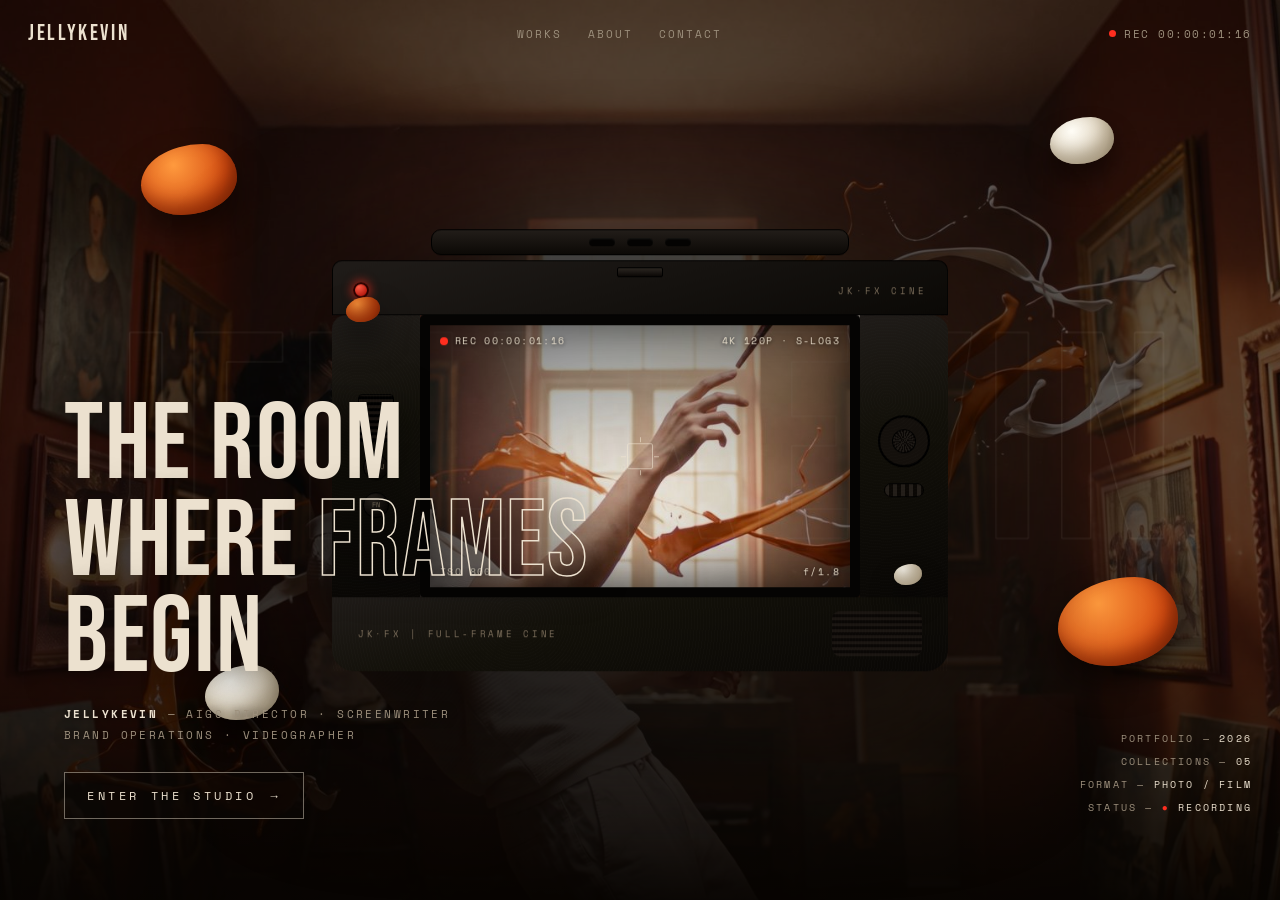
<file: index.html>
<!DOCTYPE html>
<html lang="en">
<head>
<meta charset="UTF-8">
<meta name="viewport" content="width=device-width, initial-scale=1.0">
<title>JellyKevin — AIGC Director &amp; Filmmaker</title>
<meta name="description" content="JellyKevin — AIGC director, screenwriter, brand operations specialist and videographer. Multimodal product demos, brand films and cinematic storytelling.">

<link rel="stylesheet" href="fonts.css">
<style>
/* ============================================================
   JELLYKEVIN — THE RED STUDIO
   Concept: a camera's LCD is the doorway. Tap → the lens dollies
   forward, the body falls away, and you're standing inside a red
   studio where every framed work on the wall is a category.
   ============================================================ */
:root{
  --void:#0b0705;          /* unlit studio black, warm */
  --oxide:#7c2015;         /* red wall */
  --oxide-hot:#a1301d;     /* lit centre of the wall */
  --oxide-deep:#2b0a05;    /* wall falling into shadow */
  --bone:#ece1cf;          /* warm print-white */
  --bone-dim:#9c8f7c;
  --rec:#ff2e1f;           /* tally-light red, the only loud accent */
  --screenW:min(46vw,440px);
  --screenH:calc(var(--screenW) * .64);
  --font-display:"Bebas Neue", "Arial Narrow", Impact, sans-serif;
  --font-mono:"Space Mono", "Courier New", monospace;
  --font-body:"Instrument Sans", "Helvetica Neue", Helvetica, Arial, sans-serif;
}
@media (max-width:640px){
  :root{ --screenW:74vw; }
}
*{ margin:0; padding:0; box-sizing:border-box; }
html,body{ height:100%; }
body{
  background:var(--void);
  color:var(--bone);
  font-family:var(--font-body);
  overflow:hidden;
  -webkit-font-smoothing:antialiased;
}
button{ font:inherit; color:inherit; background:none; border:none; cursor:pointer; }

/* ---------- top HUD / nav ---------- */
nav{
  position:fixed; inset:0 0 auto 0; z-index:50;
  display:flex; align-items:center; justify-content:space-between;
  padding:20px 28px;
  font-family:var(--font-mono); font-size:11px; letter-spacing:.14em;
  mix-blend-mode:normal;
}
nav .logo{ font-family:var(--font-display); font-size:22px; letter-spacing:.12em; cursor:pointer; }
nav .links{ display:flex; gap:26px; }
nav .links button{ letter-spacing:.18em; color:var(--bone-dim); transition:color .25s; padding:4px 0; }
nav .links button:hover, nav .links button:focus-visible{ color:var(--bone); }
nav .links button.active{ color:var(--rec); }
nav .tc{ display:flex; align-items:center; gap:8px; color:var(--bone-dim); }
nav .tc .dot{ width:7px; height:7px; border-radius:50%; background:var(--rec); animation:blink 1.2s steps(1) infinite; }
@keyframes blink{ 50%{ opacity:.15; } }
@media (max-width:640px){
  nav{ padding:16px 18px; }
  nav .tc span.tcnum{ display:none; }
}

/* ============================================================
   THE ROOM  (always fullscreen behind everything)
   ============================================================ */
#room{
  position:fixed; inset:0; z-index:1;
  background:
    radial-gradient(120% 90% at 50% 42%, var(--oxide-hot) 0%, var(--oxide) 34%, var(--oxide-deep) 72%, #120503 100%);
  transform:scale(1.14);
  transition:transform 2.4s cubic-bezier(.16,.84,.28,1);
  overflow:hidden;
}
body.in-studio #room{ transform:scale(1); }
#room::after{ /* floor shadow + vignette */
  content:""; position:absolute; inset:0;
  background:
    linear-gradient(to top, rgba(5,2,1,.92) 0%, rgba(5,2,1,.35) 22%, transparent 40%),
    radial-gradient(140% 120% at 50% 50%, transparent 55%, rgba(4,1,0,.75) 100%);
  pointer-events:none;
}
.layer{ position:absolute; inset:-4%; transition:transform .18s ease-out; will-change:transform; }

/* AI 生成的画室视频会铺在这里（见 JS 顶部 ROOM_VIDEO 配置） */
#room video.bg{
  position:absolute; inset:0; width:100%; height:100%;
  object-fit:cover; filter:brightness(.85) saturate(1.05);
}
#room.has-video{ transform:none; transition:none; background-color:#1a0705; } /* 运镜交给视频本身 */
#room img.still{ position:absolute; inset:0; width:100%; height:100%; object-fit:cover; } /* 内嵌静帧：开场首帧/定格尾帧 */
#room video.bg{ opacity:0; transition:opacity .35s ease; } /* 视频真正播起来才淡入，杜绝黑屏 */
#room video.bg.live{ opacity:1; }
#room.has-video .wall-tex{ display:none; }
#room.has-video .furn{ display:none; } /* 视频里已有真实家具，隐藏代码画的剪影 */
#room.has-video .frame{ display:none; } /* 视频里已有真实油画，改用热区交互 */

/* ---------- 视频模式热区：隐形按钮 + 悬浮标签，像展签一样 ---------- */
#hotspots{ position:fixed; z-index:6; pointer-events:none; opacity:0; visibility:hidden; transition:opacity 1s ease .8s; }
body.in-studio #hotspots{ opacity:1; visibility:visible; }
.hs{ position:absolute; pointer-events:auto; cursor:pointer; }
.hs .lab{
  position:absolute; left:50%; top:calc(100% + 6px); transform:translateX(-50%);
  white-space:nowrap; text-align:center; pointer-events:none;
}
.hs .lab.up{ top:auto; bottom:calc(100% + 6px); }
.hs .lab .no{ display:block; font-family:var(--font-mono); font-size:9px; letter-spacing:.3em; color:var(--bone-dim); }
.hs .lab .nm{ font-family:var(--font-display); font-size:clamp(14px,1.4vw,20px); letter-spacing:.14em;
  color:var(--bone); text-shadow:0 2px 10px rgba(0,0,0,.8); }
.hs .bracket{ position:absolute; width:15px; height:15px; opacity:0; transition:opacity .25s; pointer-events:none; }
.hs:hover .bracket, .hs:focus-visible .bracket{ opacity:1; }
.hs:hover, .hs:focus-visible{ outline:none; }
.hs:hover .lab .nm{ color:#fff; }
.hs .bracket.tl{ top:0; left:0; border-top:2px solid var(--bone); border-left:2px solid var(--bone); }
.hs .bracket.tr{ top:0; right:0; border-top:2px solid var(--bone); border-right:2px solid var(--bone); }
.hs .bracket.bl{ bottom:0; left:0; border-bottom:2px solid var(--bone); border-left:2px solid var(--bone); }
.hs .bracket.br{ bottom:0; right:0; border-bottom:2px solid var(--bone); border-right:2px solid var(--bone); }

/* 手机竖屏：视频裁切后两侧的画看不到，改用底部分类栏 */
#mobileCats{ position:fixed; z-index:22; left:0; right:0; bottom:0; display:none;
  padding:14px 14px calc(16px + env(safe-area-inset-bottom)); gap:8px; flex-wrap:wrap; justify-content:center;
  background:linear-gradient(to top, rgba(6,3,2,.92), transparent);
  opacity:0; transition:opacity .8s ease .8s; }
body.in-studio #mobileCats{ opacity:1; }
#mobileCats button{ font-family:var(--font-mono); font-size:10px; letter-spacing:.2em; color:var(--bone);
  border:1px solid rgba(236,225,207,.35); padding:9px 13px; }
@media (max-width:720px), (max-aspect-ratio:8/5){
  body.has-video-mode #hotspots, body.has-video-mode #studioHint{ display:none; }
  body.has-video-mode.in-studio #mobileCats{ display:flex; }
}

/* faint plaster texture on the wall */
.wall-tex{
  position:absolute; inset:0; opacity:.20; pointer-events:none;
  background:
    repeating-linear-gradient(93deg, transparent 0 46px, rgba(0,0,0,.28) 46px 47px),
    repeating-linear-gradient(2deg, transparent 0 90px, rgba(255,220,190,.05) 90px 91px);
}

/* dust motes */
.mote{ position:absolute; width:3px; height:3px; border-radius:50%;
  background:rgba(255,214,170,.5); filter:blur(.5px);
  animation:drift 14s linear infinite; opacity:0; }
@keyframes drift{
  0%{ transform:translate(0,0); opacity:0; }
  12%{ opacity:.7; }
  88%{ opacity:.4; }
  100%{ transform:translate(-70px,-120px); opacity:0; }
}

/* ---------- frames on the wall ---------- */
.frame{
  position:absolute;
  padding:0;
  background:linear-gradient(150deg,#171310,#060403);
  box-shadow:
    0 0 0 1px rgba(0,0,0,.7),
    0 26px 50px -18px rgba(0,0,0,.85),
    inset 0 0 0 1px rgba(255,225,190,.06);
  opacity:0; transform:translateY(16px);
  transition:opacity .8s ease, transform .8s ease, box-shadow .35s ease;
}
body.in-studio .frame{ opacity:1; transform:translateY(0); }
body.in-studio .frame:nth-of-type(1){ transition-delay:.15s }
body.in-studio .frame:nth-of-type(2){ transition-delay:.30s }
body.in-studio .frame:nth-of-type(3){ transition-delay:.45s }
body.in-studio .frame:nth-of-type(4){ transition-delay:.60s }
body.in-studio .frame:nth-of-type(5){ transition-delay:.75s }
.frame .art{
  position:absolute; inset:9px; overflow:hidden;
  filter:brightness(.62) saturate(.85);
  transition:filter .4s ease;
}
.frame .art img{ position:absolute; inset:0; width:100%; height:100%; object-fit:cover; }
.frame .art::after{ /* canvas grain */
  content:""; position:absolute; inset:0;
  background:repeating-linear-gradient(45deg, rgba(0,0,0,.10) 0 2px, transparent 2px 4px);
  mix-blend-mode:overlay;
}
.frame:hover .art, .frame:focus-visible .art{ filter:brightness(1) saturate(1.05); }
.frame:hover, .frame:focus-visible{
  box-shadow:
    0 0 0 1px rgba(0,0,0,.7),
    0 30px 60px -16px rgba(0,0,0,.9),
    0 0 44px -6px rgba(255,80,50,.28),
    inset 0 0 0 1px rgba(255,225,190,.14);
  outline:none;
}
/* viewfinder brackets appear on hover — the camera never really leaves */
.frame .bracket{ position:absolute; width:16px; height:16px; opacity:0; transition:opacity .3s; pointer-events:none; }
.frame:hover .bracket, .frame:focus-visible .bracket{ opacity:1; }
.frame .bracket.tl{ top:-8px; left:-8px; border-top:2px solid var(--bone); border-left:2px solid var(--bone); }
.frame .bracket.tr{ top:-8px; right:-8px; border-top:2px solid var(--bone); border-right:2px solid var(--bone); }
.frame .bracket.bl{ bottom:-8px; left:-8px; border-bottom:2px solid var(--bone); border-left:2px solid var(--bone); }
.frame .bracket.br{ bottom:-8px; right:-8px; border-bottom:2px solid var(--bone); border-right:2px solid var(--bone); }
.frame .plate{
  position:absolute; left:0; right:0; top:calc(100% + 12px);
  text-align:left; pointer-events:none;
}
.frame .plate .no{ font-family:var(--font-mono); font-size:9.5px; letter-spacing:.28em; color:var(--bone-dim); display:block; }
.frame .plate .nm{ font-family:var(--font-display); font-size:clamp(15px,1.6vw,22px); letter-spacing:.14em; color:var(--bone); }
.frame .plate .en{ font-family:var(--font-mono); font-size:9px; letter-spacing:.3em; color:var(--bone-dim); }

/* frame positions — a loose gallery hang, two side walls angled in */
.frame.f-sports    { left:7%;  top:24%; width:15vw; height:19vw; max-width:230px; max-height:300px;
                     transform-style:preserve-3d; }
.frame.f-film      { left:38%; top:16%; width:24vw; height:15.5vw; max-width:380px; max-height:250px; }
.frame.f-commercial{ left:70%; top:26%; width:13vw; height:16.5vw; max-width:210px; max-height:265px; }
.frame.f-auto      { left:-2%; top:47%; width:17vw; height:11.5vw; max-width:270px; max-height:185px;
                     transform:perspective(900px) rotateY(34deg); }
.frame.f-travel    { right:-2%; left:auto; top:49%; width:17vw; height:11.5vw; max-width:270px; max-height:185px;
                     transform:perspective(900px) rotateY(-34deg); }
body.in-studio .frame.f-auto  { transform:perspective(900px) rotateY(34deg)  translateY(0); }
body.in-studio .frame.f-travel{ transform:perspective(900px) rotateY(-34deg) translateY(0); }
@media (max-width:760px){
  .frame.f-sports{ left:6%; top:20%; width:26vw; height:33vw; }
  .frame.f-film{ left:40%; top:14%; width:44vw; height:29vw; }
  .frame.f-commercial{ left:64%; top:52%; width:24vw; height:31vw; }
  .frame.f-auto{ left:-4%; top:56%; width:30vw; height:21vw; }
  .frame.f-travel{ right:-4%; top:30%; width:30vw; height:21vw; }
  .frame .plate .nm{ font-size:14px; }
}

/* placeholder art — swap each for your real cover image (see JS notes) */
.art-sports{ background:linear-gradient(115deg,#2a0c06 8%,#c4451c 52%,#f7a63e 96%); }
.art-sports::before{ content:""; position:absolute; inset:0;
  background:repeating-linear-gradient(115deg, transparent 0 26px, rgba(255,255,255,.14) 26px 28px); }
.art-film{ background:radial-gradient(circle at 30% 22%, #d8cfc0 0%, #6b5c48 34%, #191410 72%); }
.art-film::before{ content:""; position:absolute; left:0; right:0; top:0; height:14%;
  background:#000; box-shadow:0 620% 0 0 #000; } /* letterbox bars */
.art-commercial{ background:linear-gradient(135deg,#1a1206 6%,#8a6a2c 55%,#e9c97a 100%); }
.art-commercial::before{ content:""; position:absolute; width:60%; aspect-ratio:1; border-radius:50%;
  left:50%; top:46%; transform:translate(-50%,-50%);
  background:radial-gradient(circle at 35% 32%, #f6e2ae, #6f4f1c 70%); opacity:.8; }
.art-auto{ background:linear-gradient(160deg,#05070c 10%,#22354d 58%,#8fa9c4 100%); }
.art-auto::before{ content:""; position:absolute; left:-12%; right:-12%; top:58%; height:2px;
  background:linear-gradient(90deg,transparent,#cfe2f5,transparent); box-shadow:0 -14px 22px 6px rgba(160,200,255,.25); }
.art-travel{ background:linear-gradient(#0d3038 0 55%, #144d52 55% 57%, #0a2226 57% 100%); }
.art-travel::before{ content:""; position:absolute; width:26%; aspect-ratio:1; border-radius:50%;
  left:58%; top:30%; background:radial-gradient(circle at 40% 35%, #ffd9a0, #d97a3a 75%); opacity:.85; }

/* furniture silhouettes, nearest parallax layer */
.furn{ position:absolute; background:#0a0503; }
.furn.table{ left:8%; bottom:6%; width:26vw; height:2.2vw; max-width:380px;
  box-shadow:0 3.4vw 0 -1vw #080402, -2vw 7vw 0 -2.4vw #060302; transform:skewX(-8deg); }
.furn.easel{ left:52%; bottom:4%; width:2px; height:22vh; background:#0c0604;
  transform:rotate(7deg); box-shadow:14px 2px 0 #0c0604, -14px 2px 0 #0c0604, 0 -1px 0 6px transparent; }
.furn.blob{ right:16%; bottom:9%; width:5vw; height:7vw; max-width:80px; max-height:110px;
  border-radius:52% 48% 60% 40% / 60% 40% 62% 38%;
  background:linear-gradient(150deg,#241812,#070302 70%); }

/* ============================================================
   THE CAMERA  (intro overlay)
   ============================================================ */
/* shroud：上下左右四块面板围出 LCD 窗口。
   不再用巨型边框挖洞（Safari 有渲染纹理上限会整层变黑），
   四块普通尺寸的面板在任何浏览器都绝对安全。
   面板 93% 不透明：画室会在首页背景里隐隐透出，LCD 窗口内全亮。 */
#shroud{ position:fixed; inset:0; z-index:10; pointer-events:none; }
#shroud .sp{ position:absolute; background:rgba(9,5,3,.45);
  /* Avoid repainting four full-screen backdrop filters during camera motion. */
  background:rgba(9,5,3,.64);
  will-change:transform; }
#shroud .sp.t{ left:0; right:0; top:0; height:calc(50vh - var(--screenH)/2);
  transform-origin:50% calc(100% + var(--screenH)/2); }
#shroud .sp.b{ left:0; right:0; bottom:0; height:calc(50vh - var(--screenH)/2);
  transform-origin:50% calc(0px - var(--screenH)/2); }
#shroud .sp.l{ left:0; top:calc(50vh - var(--screenH)/2); width:calc(50vw - var(--screenW)/2); height:var(--screenH);
  transform-origin:calc(100% + var(--screenW)/2) 50%; }
#shroud .sp.r{ right:0; top:calc(50vh - var(--screenH)/2); width:calc(50vw - var(--screenW)/2); height:var(--screenH);
  transform-origin:calc(0px - var(--screenW)/2) 50%; }
#camWrap{
  position:fixed; left:50%; top:50%; z-index:11;
  transform:translate(-50%,-50%);
  display:grid;
  grid-template-columns:88px var(--screenW) 88px;
  grid-template-rows:86px var(--screenH) 74px;
  grid-template-areas:"hump hump hump" "cl scr cr" "cb cb cb";
  filter:drop-shadow(0 40px 80px rgba(0,0,0,.9));
  will-change:transform,opacity;
}
@media (max-width:640px){
  #camWrap{ grid-template-columns:44px var(--screenW) 44px; grid-template-rows:66px var(--screenH) 58px; }
}
.cam-part{ background:linear-gradient(165deg,#201c19 0%,#121009 40%,#090705 100%); position:relative; }
.cam-part::after{ /* leatherette texture */
  content:""; position:absolute; inset:0; opacity:.35;
  background:repeating-radial-gradient(circle at 30% 30%, rgba(255,255,255,.03) 0 1px, transparent 1px 3px);
}
/* —— FX3 式方盒机顶：提手 + 顶板 —— */
#cam-hump{ grid-area:hump; background:none; display:flex; flex-direction:column; }
#cam-hump::after{ display:none; }
#cam-hump .handle{
  height:26px; margin:0 16%; border-radius:10px;
  background:linear-gradient(#221d19,#0c0906); border:1px solid #000;
  display:flex; gap:12px; align-items:center; justify-content:center;
}
#cam-hump .handle i{ width:26px; height:8px; border-radius:4px; background:#040302;
  box-shadow:inset 0 1px 2px rgba(255,255,255,.07); }
#cam-hump .topplate{
  flex:1; margin-top:5px; position:relative; border-radius:10px 10px 0 0;
  background:linear-gradient(165deg,#201c19,#0b0906); border:1px solid rgba(0,0,0,.85);
}
#cam-hump .shoe{ position:absolute; left:50%; top:6px; transform:translateX(-50%);
  width:46px; height:10px; border-radius:2px;
  background:linear-gradient(#2b2621,#0b0806); border:1px solid #000; }
#cam-hump .recbtn{ position:absolute; left:20px; top:55%; transform:translateY(-50%);
  width:16px; height:16px; border-radius:50%;
  background:radial-gradient(circle at 35% 30%, #ff5c47, #b3140a 70%);
  box-shadow:0 0 10px 2px rgba(255,46,31,.55), inset 0 0 0 2px #2a0300;
  animation:blink 1.2s steps(1) infinite; }
#cam-hump .brand{ position:absolute; right:20px; top:55%; transform:translateY(-50%);
  font-family:var(--font-mono); font-size:9px; letter-spacing:.32em; color:#7d6f5c; }
#cam-left{ grid-area:cl; border-radius:14px 0 0 0; display:flex; flex-direction:column; align-items:center;
  justify-content:center; gap:12px; }
#cam-left .vent{ width:36px; height:48px; border-radius:4px; border:1px solid #000;
  background:repeating-linear-gradient(0deg,#000 0 3px,#1e1813 3px 6px); }
#cam-left .btn{ width:26px; height:26px; border-radius:50%;
  background:radial-gradient(circle at 35% 30%, #2c2620, #0c0906 70%); border:1px solid #000;
  display:flex; align-items:center; justify-content:center;
  font-family:var(--font-mono); font-size:6.5px; letter-spacing:.05em; color:#8d7f6a; }
#cam-right{ grid-area:cr; border-radius:0 16px 0 0; display:flex; flex-direction:column; align-items:center;
  justify-content:center; gap:16px; }
#cam-right .dial{ width:52px; height:52px; border-radius:50%;
  background:
    repeating-conic-gradient(#1d1915 0 9deg, #0a0705 9deg 18deg);
  border:2px solid #000; box-shadow:inset 0 0 0 12px #14100c, inset 0 0 0 13px #000; }
#cam-right .wheel{ width:40px; height:14px; border-radius:7px;
  background:repeating-linear-gradient(90deg,#231e19 0 4px,#0b0805 4px 8px); border:1px solid #000; }
@media (max-width:640px){
  #cam-left .btn{ width:20px; height:20px; font-size:0; }
  #cam-right .dial{ width:34px; height:34px; box-shadow:inset 0 0 0 8px #14100c, inset 0 0 0 9px #000; }
  #cam-right .wheel{ width:26px; }
  #cam-hump .brand{ right:10px; }
}
#cam-bottom{ grid-area:cb; border-radius:0 0 22px 22px; display:flex; align-items:center; justify-content:space-between; padding:0 26px; }
#cam-bottom .model{ font-family:var(--font-mono); font-size:9px; letter-spacing:.3em; color:#7d6f5c; }
#cam-bottom .grip{ width:90px; height:60%; border-radius:8px;
  background:repeating-linear-gradient(0deg,#1a1511 0 3px,#0a0705 3px 6px); }
#cam-screen{
  grid-area:scr;
  border:10px solid #050403; border-radius:4px;
  position:relative;
  box-shadow:inset 0 0 40px rgba(0,0,0,.55);
}
/* HUD painted over the transparent LCD */
.hud{ position:absolute; font-family:var(--font-mono); font-size:10px; letter-spacing:.14em;
  color:rgba(240,230,210,.92); text-shadow:0 1px 4px rgba(0,0,0,.8); pointer-events:none; }
.hud.tl{ top:8px; left:10px; display:flex; align-items:center; gap:7px; }
.hud.tl .dot{ width:8px; height:8px; border-radius:50%; background:var(--rec); animation:blink 1.2s steps(1) infinite; }
.hud.tr{ top:8px; right:10px; }
.hud.bl{ bottom:8px; left:10px; }
.hud.br{ bottom:8px; right:10px; }
.hud.cx{ left:50%; top:50%; width:26px; height:26px; transform:translate(-50%,-50%);
  border:1px solid rgba(240,230,210,.55); border-radius:2px; }
.hud.cx::before,.hud.cx::after{ content:""; position:absolute; background:rgba(240,230,210,.55); }
.hud.cx::before{ left:50%; top:-7px; width:1px; height:5px; box-shadow:0 33px 0 rgba(240,230,210,.55); }
.hud.cx::after{ top:50%; left:-7px; height:1px; width:5px; box-shadow:33px 0 0 rgba(240,230,210,.55); }
@media (max-width:640px){ .hud{ font-size:8px; } }

/* ---------- hero copy ---------- */
#hero{
  position:fixed; z-index:12; left:5vw; bottom:9vh; max-width:560px;
  pointer-events:none;
}
#hero h1{
  font-family:var(--font-display);
  font-size:clamp(52px,8.4vw,124px);
  line-height:.9; letter-spacing:.015em; font-weight:400;
  text-shadow:0 4px 40px rgba(0,0,0,.6);
}
#hero h1 em{ font-style:normal; color:transparent; -webkit-text-stroke:1.5px var(--bone); }
#hero .sub{
  margin-top:16px; font-family:var(--font-mono); font-size:11px;
  letter-spacing:.22em; color:var(--bone-dim); line-height:1.9;
  text-shadow:0 1px 10px rgba(0,0,0,.85);
}
#hero .sub b{ color:var(--bone); font-weight:700; }
#enterBtn{
  pointer-events:auto; margin-top:26px;
  display:inline-flex; align-items:center; gap:14px;
  font-family:var(--font-mono); font-size:12px; letter-spacing:.3em;
  color:var(--bone); padding:14px 22px;
  border:1px solid rgba(236,225,207,.45);
  background:rgba(10,6,4,.5);
  transition:background .3s,border-color .3s;
}
#enterBtn:hover,#enterBtn:focus-visible{ background:rgba(236,225,207,.1); border-color:var(--bone); outline:none; }
#enterBtn .arrow{ display:inline-block; animation:nudge 1.6s ease-in-out infinite; }
@keyframes nudge{ 50%{ transform:translateX(6px); } }
@media (max-width:640px){
  #hero{ left:6vw; right:6vw; bottom:6vh; }
}

/* ---------- homepage atmosphere ---------- */
#bigword{
  position:fixed; z-index:10; left:50%; top:50%;
  transform:translate(-50%,-50%);
  font-family:var(--font-display); font-size:clamp(120px,23vw,330px);
  letter-spacing:.03em; white-space:nowrap; pointer-events:none;
  color:transparent; -webkit-text-stroke:1px rgba(236,225,207,.10);
  mix-blend-mode:screen;
}
#meta{
  position:fixed; z-index:12; right:28px; bottom:9vh; text-align:right;
  font-family:var(--font-mono); font-size:10px; letter-spacing:.22em;
  color:var(--bone-dim); line-height:2.3; pointer-events:none;
}
#meta b{ color:var(--bone); font-weight:400; }
#meta .r{ color:var(--rec); }
@media (max-width:860px){ #meta{ display:none; } }
.pfx{ position:fixed; z-index:10; pointer-events:none; will-change:transform; }
.pfx.front{ z-index:12; }
.pfx i{
  display:block; width:var(--s,80px); aspect-ratio:1.35;
  background:radial-gradient(circle at 34% 30%, #ff9a3e, #d64e12 66%, #7e2707);
  border-radius:64% 36% 58% 42% / 58% 46% 54% 42%;
  box-shadow:inset -8px -10px 18px rgba(90,20,0,.55), 0 18px 30px rgba(0,0,0,.5);
  animation:bob var(--d,7s) ease-in-out infinite alternate;
}
.pfx.milk i{
  background:radial-gradient(circle at 34% 30%, #fffdf6, #dccfb8 68%, #96876d);
  box-shadow:inset -8px -10px 16px rgba(120,105,80,.5), 0 16px 26px rgba(0,0,0,.45);
}
@keyframes bob{
  from{ transform:translateY(-12px) rotate(-7deg) scale(.98); }
  to  { transform:translateY(14px)  rotate(8deg)  scale(1.03); }
}

/* fade-out states for intro pieces */
#shroud,#camWrap,#hero,#bigword,#meta,.pfx{ transition:opacity .6s ease; }
body.zooming #hero, body.zooming #bigword, body.zooming #meta, body.zooming .pfx{ opacity:0; }
body.in-studio #shroud, body.in-studio #camWrap, body.in-studio #hero,
body.in-studio #bigword, body.in-studio #meta, body.in-studio .pfx{ display:none; }

/* studio hint line */
#studioHint{
  position:fixed; z-index:20; left:50%; bottom:26px; transform:translateX(-50%);
  font-family:var(--font-mono); font-size:10px; letter-spacing:.32em; color:var(--bone-dim);
  opacity:0; transition:opacity 1s ease 1.2s; pointer-events:none; white-space:nowrap;
}
body.in-studio #studioHint{ opacity:1; }

/* ============================================================
   PAGES (gallery + about) — quiet, editorial, lets the work speak
   ============================================================ */
.page{
  position:fixed; inset:0; z-index:40; background:var(--void);
  transform:translateY(100%); transition:transform .7s cubic-bezier(.2,.9,.25,1);
  overflow-y:auto; overscroll-behavior:contain;
}
.page.open{ transform:translateY(0); }
.page-inner{ max-width:1160px; margin:0 auto; padding:110px 6vw 120px; }
.backBtn{
  font-family:var(--font-mono); font-size:11px; letter-spacing:.26em; color:var(--bone-dim);
  display:inline-flex; gap:10px; align-items:center; margin-bottom:44px; transition:color .25s;
}
.backBtn:hover{ color:var(--rec); }
.eyebrow{ font-family:var(--font-mono); font-size:11px; letter-spacing:.34em; color:var(--rec); }
.page h2{
  font-family:var(--font-display); font-weight:400;
  font-size:clamp(56px,9vw,120px); line-height:.92; letter-spacing:.01em; margin:10px 0 8px;
}
.page .lede{ font-family:var(--font-mono); font-size:12px; color:var(--bone-dim);
  letter-spacing:.12em; line-height:2; max-width:520px; }
.grid{
  margin-top:56px; display:grid; gap:22px;
  grid-template-columns:repeat(auto-fill,minmax(min(300px,100%),1fr));
}
.tile{
  position:relative; aspect-ratio:16/10; overflow:hidden;
  background:#141010; border:1px solid rgba(236,225,207,.08);
}
.tile.portrait{ aspect-ratio:4/5; }
.tile.tall{ aspect-ratio:9/16; }
.tile.wide{ grid-column:span 2; aspect-ratio:2.35/1; }
@media (max-width:720px){ .tile.wide{ grid-column:span 1; } }
.tile .vfacade{
  position:absolute; inset:0; width:100%; height:100%; border:0; cursor:pointer;
  background-size:cover; background-position:center; background-color:#141010;
  display:flex; align-items:center; justify-content:center; padding:0;
}
.tile .vfacade::before{ content:""; position:absolute; inset:0;
  background:rgba(6,3,2,.28); transition:background .3s; }
.tile .vfacade:hover::before{ background:rgba(6,3,2,.05); }
.tile .vfacade .play{
  position:relative; width:56px; height:56px; border-radius:50%;
  border:1px solid rgba(236,225,207,.65); background:rgba(6,3,2,.55);
  display:flex; align-items:center; justify-content:center;
  color:var(--bone); font-size:15px; transition:background .3s, border-color .3s, transform .3s;
}
.tile .vfacade:hover .play{ background:var(--rec); border-color:var(--rec); transform:scale(1.08); }
.tile .ytlink{
  position:absolute; top:10px; right:10px; z-index:3;
  font-family:var(--font-mono); font-size:8.5px; letter-spacing:.2em;
  color:var(--bone); text-decoration:none; padding:5px 8px;
  background:rgba(6,3,2,.72); border:1px solid rgba(236,225,207,.28);
  opacity:0; transition:opacity .25s, background .25s;
}
.tile:hover .ytlink{ opacity:1; }
.tile .ytlink:hover{ background:var(--rec); border-color:var(--rec); }
.tile img,.tile video,.tile iframe{ position:absolute; inset:0; width:100%; height:100%; object-fit:cover; border:0; }
.tile .ph{
  position:absolute; inset:0; display:flex; flex-direction:column; gap:10px;
  align-items:center; justify-content:center;
  font-family:var(--font-mono); font-size:10px; letter-spacing:.26em; color:var(--bone-dim);
}
.tile .ph .play{ width:52px; height:52px; border-radius:50%; border:1px solid rgba(236,225,207,.4);
  display:flex; align-items:center; justify-content:center; font-size:14px; color:var(--bone); }
.tile .cap{ position:absolute; left:14px; bottom:12px; font-family:var(--font-mono);
  font-size:10px; letter-spacing:.2em; color:rgba(236,225,207,.75);
  text-shadow:0 1px 6px rgba(0,0,0,.8); }
.tile:hover{ border-color:rgba(255,46,31,.5); }

/* ---------- about page ---------- */
#about .cols{ display:grid; grid-template-columns:1.1fr .9fr; gap:8vw; margin-top:60px; }
@media (max-width:860px){ #about .cols{ grid-template-columns:1fr; gap:60px; } }
.roleList{ list-style:none; margin-top:26px; }
.roleList li{
  font-family:var(--font-display); font-size:clamp(26px,3.4vw,44px); letter-spacing:.04em;
  padding:16px 0; border-bottom:1px solid rgba(236,225,207,.14);
  display:flex; justify-content:space-between; align-items:baseline;
}
.roleList li span{ font-family:var(--font-mono); font-size:10px; letter-spacing:.3em; color:var(--bone-dim); }
.fact{ margin-bottom:44px; }
.fact h3{ font-family:var(--font-mono); font-size:10px; letter-spacing:.34em; color:var(--rec);
  font-weight:400; margin-bottom:16px; }
.tags{ display:flex; flex-wrap:wrap; gap:10px; }
.tags span{
  font-family:var(--font-mono); font-size:11px; letter-spacing:.14em;
  border:1px solid rgba(236,225,207,.25); padding:8px 14px; color:var(--bone);
}
.fruit{ font-family:var(--font-display); font-size:34px; letter-spacing:.06em; }
.fruit small{ font-family:var(--font-mono); font-size:10px; letter-spacing:.28em; color:var(--bone-dim); display:block; margin-top:6px; }

.gawx{
  display:flex; gap:20px; align-items:center;
}
.gawx .photo{
  width:120px; aspect-ratio:4/5; flex:none;
  border:1px solid rgba(236,225,207,.25); background:#141010;
  display:flex; align-items:center; justify-content:center; text-align:center;
  font-family:var(--font-mono); font-size:8.5px; letter-spacing:.2em; color:var(--bone-dim);
  padding:8px;
}
.gawx .photo img{ width:100%; height:100%; object-fit:cover; }
.gawx .who .nm{ font-family:var(--font-display); font-size:30px; letter-spacing:.06em; }
.gawx .who p{ font-family:var(--font-mono); font-size:10.5px; color:var(--bone-dim);
  letter-spacing:.1em; line-height:1.9; margin-top:8px; max-width:260px; }

/* the July record — spins like it's on the platter */
.vinylWrap{ display:flex; gap:24px; align-items:center; }
.vinyl{
  width:170px; height:170px; flex:none; border-radius:50%;
  background:
    radial-gradient(circle, #0d0b0a 0 26%, transparent 26%),
    repeating-radial-gradient(circle, #171310 0 2px, #0b0806 2px 4px);
  box-shadow:0 14px 34px rgba(0,0,0,.7), inset 0 0 24px rgba(0,0,0,.9);
  position:relative;
  animation:spin 5s linear infinite;
}
@keyframes spin{ to{ transform:rotate(360deg); } }
.vinyl .label{
  position:absolute; inset:50% auto auto 50%; width:44%; aspect-ratio:1;
  transform:translate(-50%,-50%); border-radius:50%;
  background:radial-gradient(circle at 38% 32%, #b5401f, #6d1408 78%);
  display:flex; flex-direction:column; align-items:center; justify-content:center; gap:2px;
  text-align:center; overflow:hidden;
}
.vinyl .label img{ position:absolute; inset:0; width:100%; height:100%; object-fit:cover; border-radius:50%; }
.vinyl .label b{ font-family:var(--font-display); font-size:12px; letter-spacing:.1em; }
.vinyl .label i{ font-family:var(--font-mono); font-style:normal; font-size:7px; letter-spacing:.22em; color:#f4d9c4; }
.vinyl::after{ content:""; position:absolute; left:50%; top:50%; width:7px; height:7px;
  border-radius:50%; background:#050302; transform:translate(-50%,-50%); }
.vinylWrap .track p{ font-family:var(--font-mono); font-size:10.5px; letter-spacing:.16em;
  color:var(--bone-dim); line-height:2; }
.vinylWrap .track .song{ font-family:var(--font-display); font-size:26px; letter-spacing:.05em; color:var(--bone); }

/* ---------- CONTACT 工牌 ---------- */
#lanyard{
  position:fixed; top:0; left:50%; z-index:49;
  transform:translateX(-50%) translateY(-120vh);
  transform-origin:50% 0;
  display:none; will-change:transform;
  filter:drop-shadow(0 30px 50px rgba(0,0,0,.6));
}
#lanyard.on{ display:block; }
#lanyard .strap{
  width:18px; height:26vh; min-height:150px; margin:0 auto;
  background:linear-gradient(90deg,#181209,#2a1e12 48%,#120c07);
  box-shadow:0 0 0 1px #000; overflow:hidden;
  display:flex; justify-content:center;
}
#lanyard .strap span{
  writing-mode:vertical-rl; font-family:var(--font-mono); font-size:7.5px;
  letter-spacing:.34em; color:#8a7c66; white-space:nowrap;
}
#lanyard .clip{
  width:36px; height:15px; margin:-1px auto 0; border-radius:4px;
  background:linear-gradient(#3a332b,#14100b); border:1px solid #000;
}
#lanyard .badge{
  width:min(66vw,256px); margin:1px auto 0; padding:16px 18px 14px;
  background:linear-gradient(168deg,#161009 0%,#0b0705 55%);
  border:1px solid rgba(236,225,207,.24);
  box-shadow:inset 0 0 0 1px rgba(0,0,0,.85), inset 0 40px 60px -40px rgba(161,48,29,.35);
  cursor:pointer; user-select:none;
}
.badge .slot{ width:42px; height:8px; border-radius:4px; background:#000;
  box-shadow:inset 0 1px 3px rgba(255,255,255,.1); margin:0 auto 13px; }
.badge .bname{ font-family:var(--font-display); font-size:34px; line-height:.9; letter-spacing:.05em; position:relative; }
.badge .bname .bid{ position:absolute; right:0; bottom:4px; font-family:var(--font-mono);
  font-size:8px; letter-spacing:.26em; color:var(--bone-dim); display:flex; align-items:center; gap:5px; }
.badge .bname .bid i{ width:6px; height:6px; border-radius:50%; background:var(--rec);
  animation:blink 1.2s steps(1) infinite; }
.badge .redbar{ height:3px; background:var(--rec); margin:10px 0 12px; }
.badge .bphoto{ aspect-ratio:1/1.08; overflow:hidden; border:1px solid rgba(236,225,207,.16); background:#141010; }
.badge .bphoto img{ width:100%; height:100%; object-fit:cover; }
.badge .brole{ margin-top:11px; font-family:var(--font-mono); font-size:8px;
  letter-spacing:.24em; color:var(--bone-dim); line-height:1.9; }
.badge .brows{ margin-top:10px; padding-top:10px; border-top:1px solid rgba(236,225,207,.14);
  display:grid; grid-template-columns:auto 1fr; gap:4px 12px;
  font-family:var(--font-mono); font-size:8px; letter-spacing:.14em; }
.badge .brows span{ color:var(--bone-dim); letter-spacing:.26em; }
.badge .brows b{ color:var(--bone); font-weight:400; text-align:right; letter-spacing:.05em; word-break:break-all; }
.badge .bbar{ margin-top:12px; height:24px; opacity:.9;
  background:repeating-linear-gradient(90deg,
    var(--bone) 0 2px, transparent 2px 4px, var(--bone) 4px 5px, transparent 5px 9px,
    var(--bone) 9px 12px, transparent 12px 14px); }
.badge .bnum{ margin-top:5px; font-family:var(--font-mono); font-size:7.5px;
  letter-spacing:.4em; color:var(--bone-dim); text-align:center; }
nav .links #navContact.on{ color:var(--rec); }

/* ---------- motion sanity ---------- */
@media (prefers-reduced-motion:reduce){
  *{ animation:none !important; transition-duration:.01s !important; }
}

/* Responsive, tightly packed galleries. Captions sit below the image. */
.page-inner{max-width:1440px;padding-left:6vw;padding-right:6vw}
#gallery h2{font-size:clamp(45px,7.4vw,104px);line-height:1.08;overflow-wrap:normal}
.collection-nav{display:flex;flex-wrap:wrap;gap:8px 22px;margin-top:30px;padding:18px 0;border-top:1px solid #ece1cf20;border-bottom:1px solid #ece1cf20}
.collection-nav button{font-family:var(--font-mono);font-size:10px;letter-spacing:.08em;padding:7px 0;color:var(--bone-dim)}
.collection-nav button[aria-current="true"]{color:var(--bone)}
.collection-nav button[aria-current="true"]::before{content:'● ';color:var(--rec)}
.grid{display:grid;grid-template-columns:repeat(3,minmax(0,1fr));gap:24px;margin-top:32px;align-items:start;position:relative}
.grid.masonry{display:block}
.grid.masonry>.tile{position:absolute;margin:0}
.tile,.tile.portrait,.tile.tall,.tile.wide{aspect-ratio:auto;grid-column:auto;border:0;background:transparent;overflow:visible}
.tile .media{position:relative;aspect-ratio:16/9;overflow:hidden;background:#17100c;border:1px solid #ece1cf18}
.tile.portrait .media{aspect-ratio:4/5}.tile.tall .media{aspect-ratio:9/16}.tile.wide .media{aspect-ratio:2.35/1}
.tile .media img{transition:transform .5s ease}.tile:hover .media{border-color:#ff2e1f88}.tile:hover .media img{transform:scale(1.025)}
.tile .cap{position:static;display:block;padding:13px 0 4px;font-size:10px;line-height:1.6;letter-spacing:.12em;color:var(--bone);text-shadow:none}
.tile .caption-meta{display:block;color:var(--bone-dim);font:9px/1.6 var(--font-mono);letter-spacing:.1em;padding-bottom:4px}
.tile .ytlink{opacity:1;font-size:8px}.tile .vfacade{color:var(--bone);text-decoration:none}
.tile video{object-fit:contain}.photo-open{display:block;position:absolute;inset:0;width:100%;height:100%;cursor:zoom-in}
.featured{margin-top:36px;margin-bottom:42px}
.featured-header{display:flex;justify-content:space-between;align-items:end;gap:20px;margin-bottom:18px}
.featured h3{font-family:var(--font-display);font-size:clamp(32px,4vw,56px);font-weight:400;letter-spacing:.03em;margin-top:8px}
.featured-header p{font:10px/1.8 var(--font-mono);letter-spacing:.06em;color:var(--bone-dim);margin-top:6px}
.featured a{color:var(--bone);font:10px var(--font-mono);white-space:nowrap;text-underline-offset:5px}
.featured video{display:block;width:100%;aspect-ratio:16/9;background:#090909;border:1px solid #ece1cf25;object-fit:contain}
.still-heading{font:10px var(--font-mono);letter-spacing:.22em;color:var(--bone-dim);padding-top:28px;border-top:1px solid #ece1cf20}
.roleList li{gap:18px;align-items:baseline}.roleList li>div{min-width:0}.roleList li>span{white-space:nowrap;font-size:9px;letter-spacing:.13em;flex-shrink:0}
.roleList small{display:block;font:12px/1.8 var(--font-body);color:var(--bone-dim);letter-spacing:.01em;max-width:390px;margin:12px 0 7px}
#about .cols{grid-template-columns:1.2fr .8fr;gap:6vw}.roleList li{font-size:clamp(27px,3.2vw,44px)}
#lightbox{position:fixed;inset:0;width:100vw;height:100dvh;max-width:none;max-height:none;border:0;background:#090604f5;color:var(--bone);padding:50px 5vw 32px;margin:0}
#lightbox::backdrop{background:#090604}
#lightbox img{display:block;width:100%;height:calc(100dvh - 135px);object-fit:contain}
#lightbox p{text-align:center;font:11px/1.7 var(--font-mono);margin-top:18px;letter-spacing:.1em}
#lightbox button{position:absolute;right:22px;top:16px;font:11px var(--font-mono);padding:10px}
:focus-visible{outline:2px solid var(--bone);outline-offset:4px}
@media(min-width:721px){.hs .lab .nm{font-size:clamp(11px,1.1vw,18px);letter-spacing:.07em}}
@media(max-width:1000px){.grid{grid-template-columns:repeat(2,minmax(0,1fr))}#about .cols{grid-template-columns:1fr;gap:48px}}
@media(max-width:600px){.page-inner{padding:100px 6vw 80px}.grid{grid-template-columns:1fr}.collection-nav{gap:6px 16px}.featured-header{display:block}.featured-header>a{display:inline-block;margin-top:14px}.roleList li{font-size:30px}.roleList li>span{font-size:8px}.tile .cap{font-size:10px}nav .links{gap:14px}nav .logo{font-size:18px}nav .tc{display:none}}
@media(prefers-reduced-motion:reduce){*,*::before,*::after{scroll-behavior:auto!important;transition:none!important;animation:none!important}}

.project-link{display:inline-flex;align-items:center;min-height:44px;margin:6px 0 12px;font:11px var(--font-mono);letter-spacing:.09em;color:var(--bone);text-decoration:none;border-bottom:1px solid #6c5143;transition:color .2s}
.project-link:hover,.project-link:focus-visible{color:var(--rec);border-color:var(--rec)}
/* Suspend the covered studio while reading a collection or About. */
body.page-open #room,body.page-open #shroud,body.page-open #camWrap,
body.page-open .pfx,body.page-open #hero,body.page-open #bigword,body.page-open #meta{visibility:hidden}
body.page-open .mote,body.page-open .pfx i{animation-play-state:paused}
</style>
</head>
<body>

<!-- ======================= NAV / HUD ======================= -->
<nav>
  <div class="logo">JELLYKEVIN</div>
  <div class="links">
    <button id="navWorks">WORKS</button>
    <button id="navAbout">ABOUT</button>
    <button id="navContact">CONTACT</button>
  </div>
  <div class="tc"><span class="dot"></span><span>REC</span><span class="tcnum" id="tc">00:00:00:00</span></div>
</nav>

<!-- ======================= THE ROOM ======================= -->
<div id="room" aria-label="The red studio">
  <div class="wall-tex"></div>

  <div class="layer" data-depth="14">
    <button class="frame f-sports" data-cat="sports" aria-label="Sports gallery">
      <span class="art art-sports"><img src="sports.jpg" alt="Sports cover — boxer with championship belt"></span>
      <span class="bracket tl"></span><span class="bracket tr"></span><span class="bracket bl"></span><span class="bracket br"></span>
      <span class="plate"><span class="no">01</span><span class="nm">SPORTS</span></span>
    </button>
    <button class="frame f-film" data-cat="film" aria-label="AIGC Shortfilm gallery">
      <span class="art art-film"><img src="film.jpg" alt="Short film cover — clown doll"></span>
      <span class="bracket tl"></span><span class="bracket tr"></span><span class="bracket bl"></span><span class="bracket br"></span>
      <span class="plate"><span class="no">03</span><span class="nm">AIGC ｜ Shortfilm</span></span>
    </button>
    <button class="frame f-commercial" data-cat="commercial" aria-label="AIGC Commercial gallery">
      <span class="art art-commercial"><img src="commercial.jpg" alt="Commercial cover — woman meditating"></span>
      <span class="bracket tl"></span><span class="bracket tr"></span><span class="bracket bl"></span><span class="bracket br"></span>
      <span class="plate"><span class="no">04</span><span class="nm">AIGC ｜ Commercial</span></span>
    </button>
  </div>

  <div class="layer" data-depth="26">
    <button class="frame f-auto" data-cat="auto" aria-label="Automotive gallery">
      <span class="art art-auto"><img src="automotive.jpg" alt="Automotive cover — BMW M2 headlights"></span>
      <span class="bracket tl"></span><span class="bracket tr"></span><span class="bracket bl"></span><span class="bracket br"></span>
      <span class="plate"><span class="no">02</span><span class="nm">AUTOMOTIVE</span></span>
    </button>
    <button class="frame f-travel" data-cat="travel" aria-label="Wander — travel gallery">
      <span class="art art-travel"><img src="wander.jpg" alt="Wander cover — School of Athens fresco"></span>
      <span class="bracket tl"></span><span class="bracket tr"></span><span class="bracket bl"></span><span class="bracket br"></span>
      <span class="plate"><span class="no">05</span><span class="nm">WANDER</span></span>
    </button>
  </div>

  <div class="layer" data-depth="42">
    <div class="furn table"></div>
    <div class="furn easel"></div>
    <div class="furn blob"></div>
  </div>
</div>

<div id="studioHint">SELECT A FRAME ON THE WALL — EACH ONE OPENS A COLLECTION</div>

<!-- ======================= CAMERA INTRO ======================= -->
<div id="shroud" aria-hidden="true">
  <div class="sp t"></div><div class="sp b"></div><div class="sp l"></div><div class="sp r"></div>
</div>

<div id="camWrap" aria-hidden="true">
  <div class="cam-part" id="cam-hump">
    <div class="handle"><i></i><i></i><i></i></div>
    <div class="topplate">
      <span class="recbtn"></span>
      <span class="shoe"></span>
      <span class="brand">JK·FX CINE</span>
    </div>
  </div>
  <div class="cam-part" id="cam-left">
    <div class="vent"></div><div class="btn">MENU</div><div class="btn">FN</div>
  </div>
  <div id="cam-screen">
    <span class="hud tl"><span class="dot"></span>REC <span id="hudTc">00:00:00:00</span></span>
    <span class="hud tr">4K 120P · S-LOG3</span>
    <span class="hud bl">ISO 800</span>
    <span class="hud br">f/1.8</span>
    <span class="hud cx"></span>
  </div>
  <div class="cam-part" id="cam-right">
    <div class="dial"></div><div class="wheel"></div>
  </div>
  <div class="cam-part" id="cam-bottom">
    <span class="model">JK·FX | FULL-FRAME CINE</span>
    <div class="grip"></div>
  </div>
</div>

<div id="bigword" aria-hidden="true">JELLYKEVIN</div>
<span class="pfx" data-depth="26" style="left:11%; top:16%; --s:96px; --d:8s"><i></i></span>
<span class="pfx milk" data-depth="40" style="right:13%; top:13%; --s:64px; --d:6.4s"><i></i></span>
<span class="pfx" data-depth="52" style="right:8%; bottom:26%; --s:120px; --d:9s"><i></i></span>
<span class="pfx milk" data-depth="34" style="left:16%; bottom:20%; --s:74px; --d:7.2s"><i></i></span>
<span class="pfx front" data-depth="64" style="left:27%; top:33%; --s:34px; --d:5.6s"><i></i></span>
<span class="pfx front milk" data-depth="72" style="right:28%; bottom:35%; --s:28px; --d:5s"><i></i></span>

<div id="meta" aria-hidden="true">
  PORTFOLIO — <b>2026</b><br>
  COLLECTIONS — <b>05</b><br>
  FORMAT — <b>PHOTO / FILM</b><br>
  STATUS — <span class="r">●</span> <b>RECORDING</b>
</div>

<!-- ======================= CONTACT 工牌 ======================= -->
<div id="lanyard" aria-hidden="true">
  <div class="strap"><span>JELLYKEVIN — THE RED STUDIO — JELLYKEVIN — THE RED STUDIO — JELLYKEVIN — THE RED STUDIO —</span></div>
  <div class="clip"></div>
  <div class="badge" id="badgeCard">
    <div class="slot"></div>
    <div class="bname">JELLY<br>KEVIN <span class="bid"><i></i>ID·2026</span></div>
    <div class="redbar"></div>
    <div class="bphoto"><img id="badgeImg" alt="JellyKevin"></div>
    <div class="brole">AIGC DIRECTOR · SCREENWRITER<br>BRAND OPERATIONS · VIDEOGRAPHER</div>
    <div class="brows">
      <span>EMAIL</span><b>jellykevin.yifei@gmail.com</b>
      <span>INSTAGRAM</span><b>@kevininrecord</b>
      <span>AGE</span><b>22</b>
    </div>
    <div class="bbar"></div>
    <div class="bnum">JK · 0705 · 2026 · REC</div>
  </div>
</div>

<div id="hero">
  <h1>THE ROOM<br>WHERE <em>FRAMES</em><br>BEGIN</h1>
  <div class="sub"><b>JELLYKEVIN</b> — AIGC DIRECTOR · SCREENWRITER<br>BRAND OPERATIONS · VIDEOGRAPHER</div>
  <button id="enterBtn">ENTER THE STUDIO <span class="arrow">→</span></button>
</div>

<!-- ======================= GALLERY PAGE ======================= -->
<section class="page" id="gallery" aria-hidden="true">
  <div class="page-inner">
    <button class="backBtn" data-back>← BACK TO STUDIO</button>
    <div class="eyebrow" id="gEyebrow">01 — COLLECTION</div>
    <h2 id="gTitle">SPORTS</h2>
    <p class="lede" id="gLede"></p>
    <div class="collection-nav" aria-label="Collections">
      <button data-gallery="sports">Sports</button><button data-gallery="auto">Automotive</button><button data-gallery="film">AIGC ｜ Shortfilm</button><button data-gallery="commercial">AIGC ｜ Commercial</button><button data-gallery="travel">Wander</button>
    </div>
    <div id="gFeatured"></div>
    <div class="grid" id="gGrid"></div>
  </div>
</section>

<!-- ======================= ABOUT PAGE ======================= -->
<section class="page" id="about" aria-hidden="true">
  <div class="page-inner">
    <button class="backBtn" data-back>← BACK TO STUDIO</button>
    <div class="eyebrow">THE PERSON BEHIND THE LENS</div>
    <h2>JELLY<br>KEVIN</h2>
    <div class="cols">
      <div>
        <ul class="roleList">
          <li><div>AIGC DIRECTOR<small>(Specializing in multimodal product demo motion graphics, brand films, and screenwriting.)</small></div><span>ROLE / 01</span></li>
          <li><div>SCREENWRITER</div><span>ROLE / 02</span></li>
          <li><div>BRAND OPERATIONS</div><span>ROLE / 03</span></li>
          <li><div>VIDEOGRAPHER</div><span>ROLE / 04</span></li>
        </ul>
        <div class="fact" style="margin-top:52px">
          <h3>OFF CAMERA</h3>
          <div class="tags">
            <span>BASKETBALL</span><span>GYM</span><span>SNOWBOARDING</span>
            <span>DIGITAL CREATION</span><span>TRAVEL</span><span>AIGC</span>
          </div>
        </div>
        <div class="fact">
          <h3>FUEL OF CHOICE</h3>
          <div class="fruit">MANGO &amp; BANANA<small>PRE-SHOOT · POST-GYM · ALWAYS</small></div>
        </div>
      </div>
      <div>
        <div class="fact">
          <h3>CREATOR I KEEP REWATCHING</h3>
          <div class="gawx">
            <div class="photo"><img src="gawx.jpg" alt="Gawx"></div>
            <div class="who">
              <div class="nm">GAWX</div>
              <p>The one channel that makes me want to pick the camera back up, every single time.</p>
            </div>
          </div>
        </div>
        <div class="fact">
          <h3>JULY ON REPEAT</h3>
          <div class="vinylWrap">
            <div class="vinyl" aria-label="Spinning record">
              <div class="label">
                <img src="tems.jpg" alt="Baby O Boy — Tems album art">
              </div>
            </div>
            <div class="track">
              <div class="song">BABY O BOY</div>
              <p>TEMS<br>MOST PLAYED — JULY 2026<br>33⅓ RPM IN MY HEAD</p>
            </div>
          </div>
        </div>
      </div>
    </div>
  </div>
</section>

<dialog id="lightbox" aria-label="Image preview"><button type="button" id="closeLightbox" aria-label="Close image preview">CLOSE ×</button><img alt=""><p></p></dialog>
<script>
/* ============================================================
   YOUR WORK GOES HERE ⬇
   每个分类的作品都写在这个对象里。想放真图/真视频时：
   - 图片:  { kind:"photo", src:"https://.../你的图.jpg", cap:"标题" }
   - 视频:  { kind:"video", embed:"https://www.youtube.com/embed/视频ID", cap:"标题" }
            或本地文件 { kind:"video", src:"clip.mp4", cap:"标题" }
   没填 src/embed 的会显示占位格。
   ============================================================ */
/* ============================================================
   AI 视频开场配置 ⬇
   把你用 AIGC 生成的「红色画室 + 你悬浮泼颜料」视频链接填在这里，
   它会成为画室的全屏背景：相机屏幕里透出的是它，推镜进入后
   环绕的也是它，墙上的分类画框会浮在视频对应位置之上。
   要求：横版 16:9、1080p 以上、能无缝循环（首尾帧一致最好）、
   压缩到 10MB 以内（用 HandBrake，H.264，静音）。
   例：const ROOM_VIDEO = "studio-loop.mp4";
   ============================================================ */
const ROOM_VIDEO = "studio-loop.mp4";   /* 备用外部文件 */
 /* 视频本体内嵌在网页里，不依赖任何外部文件 */
/* 开场静帧与定格尾帧直接内嵌在网页里：即使素材文件缺失也永不黑屏 */
const POSTER_DATA = "studio-image-3.jpg";
const ENDING_DATA = "studio-image-2.jpg";
/* 热区固定在封面原本的位置（首帧布局），全程不动——定格尾帧后也保持。
   坐标是相对视频画面的百分比，想微调改这里。 */
const HOTSPOTS = [
  { cat:"sports",     no:"01", nm:"SPORTS",     x: 1.5, y:34, w:12, h:32 },
  { cat:"auto",       no:"02", nm:"AUTOMOTIVE", x:12.5, y:46, w: 9, h:18 },
  { cat:"film",       no:"03", nm:"AIGC ｜ Shortfilm", x:88.5, y:57, w:11, h:32 },
  { cat:"commercial", no:"04", nm:"AIGC ｜ Commercial", x:81,   y: 2, w:15, h:27 },
  { cat:"travel",     no:"05", nm:"WANDER",     x:75.5, y:44, w:13, h:19 },
];

const WORKS = {
  sports: {
    no:"01", title:"SPORTS",
    lede:"COURTS, RINGS, SLOPES. MOTION FROZEN AT 1/2000.",
    items:[
      { kind:"video", yt:"pZmp8iNH64o", poster:"yt-pZmp8iNH64o.jpg", cap:"UNITED BOXING NIGHT" },
      { kind:"photo", src:"sports.jpg", cap:"THE CHAMPION" },
      { kind:"photo", src:"sports-blur.jpg", cap:"BLUR OF THE ROUND", portrait:true },
      { kind:"video", yt:"IpJ5aNAItOA", poster:"yt-IpJ5aNAItOA.jpg", cap:"SHAOLIN" },
      { kind:"photo", src:"sports-spar.jpg", cap:"SPARRING NIGHT" },
      { kind:"video", yt:"c75xhCtdmCM", poster:"yt-c75xhCtdmCM.jpg", cap:"ETHAN — POCKETCLASS EVENT", portrait:true },
      { kind:"photo", src:"sports-eyes.jpg", cap:"EYES UP", portrait:true },
      { kind:"photo", src:"sports-snow.jpg", cap:"FIRST DROP" },
      { kind:"video", yt:"jkfqM-VGSBE", poster:"yt-jkfqM-VGSBE.jpg", cap:"TAO TAO — HOOPS MIX", portrait:true },
      { kind:"photo", src:"sports-corner.jpg", cap:"CORNER TALK" },
      { kind:"video", yt:"dNjzmzH43XE", poster:"yt-dNjzmzH43XE.jpg", cap:"MAILA NOOR — PILATES" },
      { kind:"photo", src:"sports-huddle.jpg", cap:"THE HUDDLE" },
    ]
  },
  auto: {
    no:"02", title:"AUTOMOTIVE",
    lede:"STEEL, LIGHT AND ROLLING SHUTTERS. CARS SHOT LIKE PORTRAITS.",
    items:[
      { kind:"video", yt:"Qhm7M4ShddE", poster:"yt-Qhm7M4ShddE.jpg", cap:"SF90 — STREET SPOT", portrait:true },
      { kind:"photo", src:"auto-gt3-a.jpg", cap:"GT3 RS — TOKYO RAIN" },
      { kind:"photo", src:"auto-i8-city.jpg", cap:"i8 — FROZEN BLACK", portrait:true },
      { kind:"photo", src:"auto-i8-roll1.jpg", cap:"i8 — WINTER ROLLER Ⅰ" },
      { kind:"photo", src:"auto-supra.jpg", cap:"SUPRA A91", portrait:true },
      { kind:"photo", src:"automotive.jpg", cap:"M2 — HIGH BEAMS" },
      { kind:"photo", src:"auto-lc.jpg", cap:"LC 500 — STORMFRONT", portrait:true },
      { kind:"photo", src:"auto-i8-roll2.jpg", cap:"i8 — WINTER ROLLER Ⅱ" },
      { kind:"photo", src:"auto-gt3-b.jpg", cap:"GT3 RS — IN THE DETAILS" },
      { kind:"photo", src:"auto-911-palms.jpg", cap:"CARRERA & PALMS", portrait:true },
      { kind:"photo", src:"auto-i8-sill.jpg", cap:"PROTONIC EDITION — DETAIL" },
    ]
  },
  film: {
    no:"03", title:"AIGC ｜ Shortfilm",
    lede:"STORIES THAT FIT INSIDE TEN MINUTES AND STAY LONGER.",
    items:[
      { kind:"video", yt:"YuxI05lHLRk", project:"king-card.html", poster:"king-card-magic.webp", cap:"KING CARD", meta:"KLING 4.0 · SHORT FILM" },
      { kind:"video", yt:"nlM7kL3kv_Y", project:"you-call-the-shots.html", poster:"yt-nlM7kL3kv_Y.jpg", cap:"YOU CALL THE SHOTS", meta:"KLING 4.0 · PRODUCT FILM" },
      { kind:"video", yt:"w3397LF5MAc", project:"the-beat.html", poster:"the-beat-drummer.webp", cap:"THE BEAT", meta:"KLING 4.0 · SHORT FILM" },
      { kind:"video", yt:"DjQsu5bd_XU", poster:"yt-DjQsu5bd_XU.jpg", cap:"SHORT FILM", meta:"FROM THE ARCHIVE" },
      { kind:"photo", src:"film.jpg", cap:"STILL — THE CLOWN" },
    ]
  },
  commercial: {
    no:"04", title:"AIGC ｜ Commercial",
    lede:"PRODUCT DEMOS, BRAND FILMS & IMAGINED WORLDS. SELECTED MOTION AND AIGC STILLS.",
    featured:true,
    items:[
      { kind:"photo", src:"king-card-magic.webp", project:"king-card.html", cap:"KING CARD — THE MAGICIAN", meta:"KLING 4.0 · FILM STILL" },
      { kind:"photo", src:"yt-nlM7kL3kv_Y.jpg", project:"you-call-the-shots.html", cap:"YOU CALL THE SHOTS", meta:"KLING 4.0 · OFFICIAL KEY VISUAL" },
      { kind:"photo", src:"the-beat-drummer.webp", project:"the-beat.html", cap:"THE BEAT — FIND YOUR RHYTHM", meta:"KLING 4.0 · FILM STILL" },
      { kind:"photo", src:"king-card-descent.webp", project:"king-card.html", cap:"KING CARD — PAPER CITY", meta:"KLING 4.0 · FILM STILL" },
      { kind:"photo", src:"the-beat-color.webp", project:"the-beat.html", cap:"THE BEAT — A CITY TRANSFORMED", meta:"KLING 4.0 · VISUAL DEVELOPMENT" },
      { kind:"photo", src:"king-card-origami.webp", project:"king-card.html", cap:"KING CARD — THE RED BIRD", meta:"KLING 4.0 · FILM STILL" },
      { kind:"photo", src:"the-beat-portrait.webp", project:"the-beat.html", cap:"THE BEAT — A MOMENT OF STILLNESS", meta:"KLING 4.0 · FILM STILL" },
      { kind:"photo", src:"beat-still-03.webp", project:"the-beat.html", cap:"THE BEAT — REALITY, REWRITTEN", meta:"KLING 4.0 · FILM STILL" },
      { kind:"photo", src:"beat-still-12.webp", project:"the-beat.html", cap:"THE BEAT — NO RULES OF GRAVITY", meta:"KLING 4.0 · FILM STILL" },
      { kind:"photo", src:"beat-still-02.webp", project:"the-beat.html", cap:"THE BEAT — A RHYTHM AROUND THE WORLD", meta:"KLING 4.0 · FILM STILL" },
      { kind:"photo", src:"kling-campus.webp", cap:"KLING — CAMPUS WORLD", meta:"AIGC · ENVIRONMENT DESIGN" },
      { kind:"video", yt:"M4VuIQlQ83Y", poster:"yt-M4VuIQlQ83Y.jpg", cap:"RED CELL RONIN — THE SERIES" },
      { kind:"video", yt:"KvmCTTSpzv8", poster:"yt-KvmCTTSpzv8.jpg", cap:"ESCAPE FROM DUCKOV" },
      { kind:"photo", src:"com-council.jpg", cap:"THE COUNCIL OF ONE HUNDRED EYES" },
      { kind:"photo", src:"com-dji-type.jpg", cap:"DJI MIC — CREATE FREELY" },
      { kind:"photo", src:"com-cell-2.jpg", cap:"RED CELL RONIN — INTO THE VESSEL" },
      { kind:"photo", src:"com-dji-pins.jpg", cap:"DJI MIC — THE COLLECTOR'S BOARD" },
      { kind:"photo", src:"com-villain-lab.jpg", cap:"THE INFLAMMATION LORD" },
      { kind:"photo", src:"commercial.jpg", cap:"BREATHWORK — STUDIO SESSION" },
      { kind:"photo", src:"com-villain-cu.jpg", cap:"THE INFLAMMATION LORD — CLOSE UP" },
      { kind:"photo", src:"com-cell-1.jpg", cap:"RED CELL RONIN — DRIFT" },
      { kind:"photo", src:"com-dji-film.jpg", cap:"DJI MIC — ANALOG DAYS" },
      { kind:"photo", src:"com-villain-cell.jpg", cap:"STERILE INFLAMMATION" },
      { kind:"photo", src:"com-dj.jpg", cap:"THE DJ — FIGHT NIGHT" },
      { kind:"photo", src:"com-profile-1.jpg", cap:"THE ARTIST — RED ROOM Ⅰ" },
      { kind:"photo", src:"com-cell-4.jpg", cap:"RED CELL RONIN — STANDOFF" },
      { kind:"photo", src:"com-profile-2.jpg", cap:"THE ARTIST — RED ROOM Ⅱ" },
      { kind:"photo", src:"com-bar.jpg", cap:"LAST CALL" },
      { kind:"photo", src:"com-cell-3.jpg", cap:"RED CELL RONIN — BLOODSTREAM" },
    ]
  },
  travel: {
    no:"05", title:"WANDER",
    lede:"NEW CITIES, THIN AIR, GOLDEN HOURS I ALMOST MISSED.",
    items:[
      { kind:"video", yt:"OYkP14xKJr4", poster:"yt-OYkP14xKJr4.jpg", cap:"EUROPE — A TRAVEL FILM" },
      { kind:"photo", src:"wan-eze.jpg", cap:"ÈZE — ROOFS OVER THE CAP", wide:true },
      { kind:"photo", src:"wan-vatican-in.jpg", cap:"VATICAN — LIGHT THROUGH STONE", wide:true },
      { kind:"photo", src:"wan-vatican-sq.jpg", cap:"ST. PETER'S COLONNADE" },
      { kind:"photo", src:"wan-capri.jpg", cap:"CAPRI — FARAGLIONI" },
      { kind:"photo", src:"wan-boat.jpg", cap:"CROSSING", wide:true },
      { kind:"photo", src:"wan-ravello.jpg", cap:"RAVELLO — HAZE AND PINES" },
      { kind:"photo", src:"wan-nice.jpg", cap:"NICE — PEBBLES AND TURQUOISE", wide:true },
      { kind:"photo", src:"wan-marseille-hill.jpg", cap:"MARSEILLE — NOTRE-DAME UPHILL", wide:true },
      { kind:"photo", src:"wan-marseille-sea.jpg", cap:"ACCÈS INTERDIT", wide:true },
      { kind:"video", yt:"ykIK2T_9DYE", poster:"yt-ykIK2T_9DYE.jpg", cap:"MEMORIES FROM A ROADTRIP — JOSHUA TREE" },
      { kind:"photo", src:"wan-joshua-title.jpg", cap:"JOSHUA TREE, USA" },
      { kind:"photo", src:"wan-joshua-hands.jpg", cap:"ROOF OFF, HANDS UP" },
      { kind:"photo", src:"wan-montreal.jpg", cap:"MONTRÉAL, QUEBEC" },
      { kind:"photo", src:"wan-rain-street.jpg", cap:"OLD QUÉBEC — DOWNPOUR" },
      { kind:"photo", src:"wan-rain-run.jpg", cap:"RUNNING FOR COVER" },
      { kind:"photo", src:"wan-plateau.jpg", cap:"THE PLATEAU" },
      { kind:"photo", src:"wan-canyon.jpg", cap:"CANYON — EAGLE'S LINE" },
      { kind:"photo", src:"wander.jpg", cap:"THE SCHOOL OF ATHENS" },
    ]
  }
};

/* ---------- timecode ---------- */
const timecodeStart = performance.now();
const tcEls = [document.getElementById('tc'), document.getElementById('hudTc')];
setInterval(()=>{
  if(document.hidden || document.body.classList.contains('page-open')) return;
  const frames = Math.floor((performance.now()-timecodeStart)*24/1000);
  const f = frames % 24,
        s = Math.floor(frames/24) % 60,
        m = Math.floor(frames/1440) % 60,
        h = Math.floor(frames/86400);
  const t = [h,m,s,f].map(n=>String(n).padStart(2,'0')).join(':');
  tcEls.forEach(el=>{ if(el) el.textContent = t; });
}, 100);

/* ---------- AI room video + hotspots ---------- */
const room = document.getElementById('room');
if(ROOM_VIDEO){
  const still = document.createElement('img');
  still.className = 'still';
  still.src = POSTER_DATA;             /* 内嵌首帧：任何浏览器任何情况都显示 */
  still.alt = '';
  const v = document.createElement('video');
  v.className = 'bg';
  /* Keep media external for progressive loading and browser caching. */
  v.src = ROOM_VIDEO;
  v.muted = true;
  v.setAttribute('muted','');          /* Safari 需要属性形式 */
  v.loop = false;                      /* 只播一遍，结束定格 */
  v.preload = 'none';
  v.playsInline = true;
  v.setAttribute('playsinline','');
  v.addEventListener('playing', ()=> v.classList.add('live'));
  room.prepend(v);
  room.prepend(still);                 /* still 在下、video 在上 */
  room.classList.add('has-video');
  document.body.classList.add('has-video-mode');

  /* 热区层：贴合 object-fit:cover 之后视频的真实显示区域 */
  const hsWrap = document.createElement('div');
  hsWrap.id = 'hotspots';
  const VA = 2560/1426; /* 视频宽高比 */
  HOTSPOTS.forEach(h=>{
    const b = document.createElement('button');
    b.className = 'hs';
    b.dataset.cat = h.cat;
    b.setAttribute('aria-label', h.nm + ' gallery');
    b.style.left = h.x+'%'; b.style.top = h.y+'%';
    b.style.width = h.w+'%'; b.style.height = h.h+'%';
    b.innerHTML = `<span class="bracket tl"></span><span class="bracket tr"></span>
      <span class="bracket bl"></span><span class="bracket br"></span>
      <span class="lab${h.up?' up':''}"><span class="no">${h.no}</span><span class="nm">${h.nm}</span></span>`;
    b.addEventListener('click', ()=> openGallery(h.cat));
    hsWrap.appendChild(b);
  });
  document.body.appendChild(hsWrap);

  function fitHotspots(){
    let w, x0, hgt, y0;
    if(innerWidth/innerHeight > VA){ w = innerWidth; hgt = w/VA; x0 = 0; y0 = (innerHeight-hgt)/2; }
    else { hgt = innerHeight; w = hgt*VA; y0 = 0; x0 = (innerWidth-w)/2; }
    hsWrap.style.left = x0+'px'; hsWrap.style.top = y0+'px';
    hsWrap.style.width = w+'px'; hsWrap.style.height = hgt+'px';
  }
  fitHotspots();
  addEventListener('resize', fitHotspots);

  /* 手机竖屏分类栏 */
  const mc = document.createElement('div');
  mc.id = 'mobileCats';
  HOTSPOTS.slice().sort((a,b)=>a.no.localeCompare(b.no)).forEach(h=>{
    const b = document.createElement('button');
    b.textContent = h.no+' '+h.nm;
    b.addEventListener('click', ()=> openGallery(h.cat));
    mc.appendChild(b);
  });
  document.body.appendChild(mc);
}

/* ---------- dust motes ---------- */
for(let i=0;i<14;i++){
  const d = document.createElement('span');
  d.className = 'mote';
  d.style.left = (8+Math.random()*84)+'%';
  d.style.top  = (18+Math.random()*60)+'%';
  d.style.animationDelay = (Math.random()*14)+'s';
  d.style.animationDuration = (10+Math.random()*10)+'s';
  room.appendChild(d);
}

/* ---------- the dolly-in ---------- */
const shroud  = document.getElementById('shroud');
const shroudPanels = [...shroud.querySelectorAll('.sp')];
const camWrap = document.getElementById('camWrap');
const reduce  = matchMedia('(prefers-reduced-motion: reduce)').matches;
const finePtr = matchMedia('(pointer:fine)').matches;
let inStudio = false;
let anims = [];

function tiltReset(){
  shroudPanels.forEach(p=> p.style.transform = '');
  camWrap.style.transform = 'translate(-50%,-50%)';
}

function enterStudio(){
  if(inStudio) return;
  inStudio = true;
  document.body.classList.add('zooming');
  tiltReset();

  /* Safari 关键：play() 必须在点击的同一调用栈里同步执行，不能放进 setTimeout */
  const vid = room.querySelector('video.bg');
  let playFailed = false;
  if(vid){
    const p = vid.play();
    if(p && p.catch) p.catch(()=>{ playFailed = true; });
  }

  setTimeout(()=>{
    const rect = document.getElementById('cam-screen').getBoundingClientRect();
    const k = Math.max(innerWidth/rect.width, innerHeight/rect.height) * 1.12;
    const ease = 'cubic-bezier(.6,.02,.18,1)';
    const dur = reduce ? 10 : 2100;

    shroudPanels.forEach(pn=>{
      anims.push(pn.animate(
        [{ transform:'scale(1)' }, { transform:`scale(${k})` }],
        { duration:dur, easing:ease, fill:'forwards' }));
    });

    anims.push(camWrap.animate(
      [{ transform:'translate(-50%,-50%) scale(1)', opacity:1 },
       { transform:`translate(-50%,-50%) scale(${k})`, opacity:0 }],
      { duration:dur, easing:ease, fill:'forwards' }));

    if(vid){
      const still = room.querySelector('img.still');
      const done = ()=>{
        if(document.body.classList.contains('in-studio')) return;
        if(still) still.src = ENDING_DATA;   /* 定格：切到内嵌尾帧 */
        vid.pause();
        vid.classList.remove('live');
        document.body.classList.add('in-studio','frozen');
      };
      vid.addEventListener('ended', done, { once:true });
      vid.addEventListener('error', ()=> setTimeout(done, 2300), { once:true });
      if(playFailed) setTimeout(done, 2300); /* 播不了：推镜结束后直接定格尾帧 */
      setTimeout(done, 7500);                /* 最终兜底 */
    } else {
      if(!reduce){
        anims.push(room.animate(
          [{ transform:'scale(1.14) rotate(0.001deg)' },
           { transform:'scale(1.05) perspective(1100px) rotateY(-4deg)', offset:.82 },
           { transform:'scale(1) perspective(1100px) rotateY(0deg)' }],
          { duration:dur+1300, easing:'cubic-bezier(.3,.7,.2,1)', fill:'forwards' }));
      }
      setTimeout(()=> document.body.classList.add('in-studio'), dur - 150);
    }
  }, 120);
}
document.getElementById('enterBtn').addEventListener('click', enterStudio);
document.getElementById('cam-screen').style.pointerEvents = 'auto';
document.getElementById('cam-screen').style.cursor = 'pointer';
document.getElementById('cam-screen').addEventListener('click', enterStudio);

/* ---------- back to homepage (logo) ---------- */
function goHome(){
  /* 最可靠的回家方式：直接重载。视频/静帧全部内嵌在本文件里，重载瞬间完成，
     保证从任何状态（定格、作品页、About）都回到相机初始页 */
  const anyOpen = document.querySelector('.page.open');
  if(!inStudio && !anyOpen) return;   /* 已经在主页就不动 */
  location.reload();
}

/* ---------- homepage mouse play: camera tilt + floating paint parallax ---------- */
if(!reduce && finePtr){
  const bigword = document.getElementById('bigword');
  const blobs = [...document.querySelectorAll('.pfx')];
  addEventListener('mousemove', e=>{
    if(inStudio || document.hidden || document.body.classList.contains('page-open')) return;
    const x = (e.clientX/innerWidth - .5), y = (e.clientY/innerHeight - .5);
    const rot = `perspective(900px) rotateX(${(-y*3).toFixed(2)}deg) rotateY(${(x*4).toFixed(2)}deg)`;
    shroudPanels.forEach(p=> p.style.transform = rot);
    camWrap.style.transform = `translate(-50%,-50%) ${rot}`;
    blobs.forEach(p=>{
      const d = +p.dataset.depth;
      p.style.translate = `${-x*d}px ${-y*d*.7}px`;
    });
    bigword.style.transform = `translate(calc(-50% + ${(x*20).toFixed(1)}px), calc(-50% + ${(y*14).toFixed(1)}px))`;
  });
}

/* ---------- parallax (desktop pointer only) ---------- */

/* ---------- frozen-frame 3D sway：定格后鼠标晃动的视差环绕感 ---------- */
if(!reduce && finePtr){
  let tx = 0, ty = 0, cx = 0, cy = 0, swayOn = false;
  addEventListener('mousemove', e=>{
    if(!document.body.classList.contains('frozen') || document.hidden || document.body.classList.contains('page-open')) return;
    tx = (e.clientX/innerWidth - .5);
    ty = (e.clientY/innerHeight - .5);
    if(!swayOn){ swayOn = true; requestAnimationFrame(sway); }
  });
  function sway(){
    if(!document.body.classList.contains('frozen') || document.hidden || document.body.classList.contains('page-open')){ swayOn = false; return; }
    cx += (tx - cx) * .055;              /* 缓动追踪，像稳定器 */
    cy += (ty - cy) * .055;
    room.style.transform =
      `perspective(1200px) scale(1.07) rotateY(${(cx*3.2).toFixed(3)}deg) rotateX(${(-cy*2.2).toFixed(3)}deg)`;
    const hsw = document.getElementById('hotspots');
    if(hsw) hsw.style.transform = `translate(${(-cx*26).toFixed(1)}px, ${(-cy*18).toFixed(1)}px)`; /* 标签层差速 → 深度感 */
    if(Math.abs(tx-cx)+Math.abs(ty-cy)>.001) requestAnimationFrame(sway);
    else swayOn = false;
  }
}

/* ---------- parallax (desktop pointer only) ---------- */
if(!reduce && matchMedia('(pointer:fine)').matches){
  const layers = [...document.querySelectorAll('.layer')];
  addEventListener('mousemove', e=>{
    if(!document.body.classList.contains('in-studio') || document.hidden || document.body.classList.contains('page-open')) return;
    const x = (e.clientX/innerWidth - .5), y = (e.clientY/innerHeight - .5);
    layers.forEach(l=>{
      const d = +l.dataset.depth;
      l.style.transform = `translate(${-x*d}px, ${-y*d*.6}px)`;
    });
  });
}

/* ---------- pages ---------- */
const gallery = document.getElementById('gallery');
const about   = document.getElementById('about');
const navWorks = document.getElementById('navWorks');
const navAbout = document.getElementById('navAbout');

function closePages(){
  document.body.classList.remove('page-open');
  document.querySelectorAll('#gallery video').forEach(v=>v.pause());
  [gallery,about].forEach(p=>{ p.classList.remove('open'); p.setAttribute('aria-hidden','true'); });
  [navWorks,navAbout].forEach(b=>b.classList.remove('active'));
}
let layoutFrame;
function layoutGallery(){
  cancelAnimationFrame(layoutFrame);
  layoutFrame=requestAnimationFrame(()=>{
    const grid=document.getElementById('gGrid');
    const width=grid.clientWidth;if(!width)return;
    const cols=innerWidth<=600?1:innerWidth<=1000?2:3;
    const gap=24, columnWidth=(width-gap*(cols-1))/cols, heights=Array(cols).fill(0);
    grid.classList.add('masonry');
    [...grid.children].forEach(tile=>{
      const column=heights.indexOf(Math.min(...heights));
      tile.style.width=columnWidth+'px';
      tile.style.left=(column*(columnWidth+gap))+'px';
      tile.style.top=heights[column]+'px';
      heights[column]+=tile.offsetHeight+gap;
    });
    grid.style.height=Math.max(0,Math.max(...heights)-gap)+'px';
  });
}
new ResizeObserver(layoutGallery).observe(document.querySelector('#gallery .page-inner'));
document.fonts.ready.then(layoutGallery);
const lightbox=document.getElementById('lightbox');
document.getElementById('closeLightbox').onclick=()=>lightbox.close();
lightbox.addEventListener('click',e=>{if(e.target===lightbox)lightbox.close();});
function openGallery(cat){
  const c=WORKS[cat];if(!c)return;
  closePages();
  document.getElementById('gEyebrow').textContent=c.no+' — COLLECTION';
  document.getElementById('gTitle').textContent=c.title;
  document.getElementById('gLede').textContent=c.lede;
  document.querySelectorAll('[data-gallery]').forEach(button=>button.setAttribute('aria-current',String(button.dataset.gallery===cat)));
  document.getElementById('gFeatured').innerHTML=c.featured?`
    <article class="featured">
      <div class="featured-header"><div><div class="eyebrow">FEATURED / 01 — UI MOTION</div><h3>UI DEMO V8</h3><p>MULTIMODAL PRODUCT DEMO · MOTION DESIGN</p></div><a href="ui-demo.html" target="_blank" rel="noopener">OPEN DEMO ↗</a></div>
      <video controls playsinline preload="none" poster="ui-demo-v8-poster.jpg" aria-label="UI Demo V8"><source src="ui-demo-v8.mp4" type="video/mp4">Your browser does not support video. <a href="ui-demo-v8.mp4">Open UI Demo V8</a></video>
    </article><div class="still-heading">SELECTED STILLS & BRAND WORK</div>`:'';
  const grid=document.getElementById('gGrid');grid.innerHTML='';
  c.items.forEach(it=>{
    const tile=document.createElement('div');
    tile.className='tile'+(it.wide?' wide':'')+(it.portrait?(it.kind==='video'?' tall':' portrait'):'');
    const media=document.createElement('div');media.className='media';
    if(it.yt){
      const watch=`https://www.youtube.com/watch?v=${it.yt}`;
      // Direct links keep playback reliable on GitHub Pages and when opening the download locally.
      const link=document.createElement('a');link.className='vfacade';link.href=watch;link.target='_blank';link.rel='noopener';link.setAttribute('aria-label',`Watch ${it.cap} on YouTube (opens in a new tab)`);
      link.style.backgroundImage=`url("${it.poster||'https://i.ytimg.com/vi/'+it.yt+'/hqdefault.jpg'}")`;
      link.innerHTML='<span class="play" aria-hidden="true">▶</span><span class="ytlink">YOUTUBE ↗</span>';media.appendChild(link);
    }else if(it.src&&it.kind==='video'){
      const v=document.createElement('video');v.src=it.src;v.controls=true;v.playsInline=true;v.preload='none';media.appendChild(v);
    }else if(it.src){
      const button=document.createElement('button');button.className='photo-open';button.setAttribute('aria-label','View '+it.cap);
      const img=document.createElement('img');img.src=it.src;img.alt=it.cap||'';img.loading='lazy';img.decoding='async';button.appendChild(img);
      button.onclick=()=>{lightbox.querySelector('img').src=it.src;lightbox.querySelector('img').alt=it.cap;lightbox.querySelector('p').textContent=it.cap;lightbox.showModal();};media.appendChild(button);
    }
    tile.appendChild(media);
    if(it.cap){const caption=document.createElement('span');caption.className='cap';caption.textContent=it.cap;tile.appendChild(caption);}
    if(it.meta){const meta=document.createElement('span');meta.className='caption-meta';meta.textContent=it.meta;tile.appendChild(meta);}
    if(it.project){const detail=document.createElement('a');detail.className='project-link';detail.href=it.project;detail.textContent='EXPLORE PROJECT ↗';detail.setAttribute('aria-label','Explore '+it.cap+' project');tile.appendChild(detail);}
    grid.appendChild(tile);
  });
  document.body.classList.add('page-open');
  room.querySelector('video')?.pause();
  gallery.classList.add('open');gallery.setAttribute('aria-hidden','false');gallery.scrollTop=0;navWorks.classList.add('active');layoutGallery();
}
document.querySelectorAll('[data-gallery]').forEach(button=>button.addEventListener('click',()=>openGallery(button.dataset.gallery)));
document.querySelectorAll('.frame').forEach(f=>{
  f.addEventListener('click', ()=> openGallery(f.dataset.cat));
});
document.querySelectorAll('[data-back]').forEach(b=> b.addEventListener('click', closePages));

navWorks.addEventListener('click', ()=>{
  closePages();
  if(!inStudio) enterStudio();
});
navAbout.addEventListener('click', ()=>{
  closePages();
  document.body.classList.add('page-open');
  room.querySelector('video')?.pause();
  about.classList.add('open'); about.setAttribute('aria-hidden','false');
  about.scrollTop = 0; navAbout.classList.add('active');
});
document.querySelector('nav .logo').addEventListener('click', goHome);

/* ---------- CONTACT 工牌：真实物理（重力 + 绳弹性 + 摆动阻尼） ---------- */
const BADGE_PHOTO = "studio-image-1.jpg";
(function(){
  const navContact = document.getElementById('navContact');
  const lan = document.getElementById('lanyard');
  const badge = document.getElementById('badgeCard');
  document.getElementById('badgeImg').src = BADGE_PHOTO;

  let open = false, running = false;
  let y = 0, vy = 0, ang = 0, vang = 0, lastT = 0, wasAbove = true;
  const hiddenY = ()=> -(lan.offsetHeight + 120);

  function place(){
    let cx = innerWidth * .8;                  /* 挂在相机右侧，不挡主体 */
    const half = Math.min(innerWidth * .33, 128) + 20;
    cx = Math.max(half, Math.min(innerWidth - half, cx));
    lan.style.left = cx + 'px';
  }

  function loop(t){
    const dt = Math.min(.032, (t - lastT)/1000 || .016);
    lastT = t;
    if(open){
      if(y < 0){                       /* 绳子未绷紧：自由落体 */
        vy += 2600 * dt;
        wasAbove = true;
      } else {                         /* 绳子绷紧：弹性 + 阻尼 */
        vy += (-150 * y - 9 * vy) * dt;
        if(wasAbove){                  /* 刚被绳子接住：激起一阵摆动 */
          vang += (Math.random() - .5) * Math.min(Math.abs(vy)/420, 1.6);
          wasAbove = false;
        }
      }
      vang += (-7.2 * ang - 1.55 * vang) * dt;  /* 摆锤方程 */
      y += vy * dt;
      ang += vang * dt;
      ang = Math.max(-.5, Math.min(.5, ang));
    } else {                           /* 收回：滑上去然后隐藏 */
      y += (hiddenY() - y) * .14;
      ang *= .9;
      if(y <= hiddenY() + 4){ lan.classList.remove('on'); running = false;
        lan.style.transform = `translateX(-50%) translateY(${hiddenY()}px)`; return; }
    }
    lan.style.transform = `translateX(-50%) translateY(${y}px) rotate(${ang}rad)`;
    requestAnimationFrame(loop);
  }
  function start(){ if(!running){ running = true; lastT = performance.now(); requestAnimationFrame(loop); } }

  navContact.addEventListener('click', e=>{
    e.stopPropagation();
    open = !open;
    navContact.classList.toggle('on', open);
    if(open){
      place();
      lan.classList.add('on');
      y = hiddenY(); vy = 0;
      ang = (Math.random() - .5) * .12;
      vang = (Math.random() - .5) * 1.4;
      wasAbove = true;
    }
    start();
  });

  badge.addEventListener('click', e=>{
    e.stopPropagation();
    vy = -(520 + Math.random() * 340);          /* 像弹簧一样往上弹 */
    vang += (Math.random() - .5) * 2.6;
    start();
  });

  document.addEventListener('click', e=>{
    if(open && !lan.contains(e.target)){
      open = false; navContact.classList.remove('on'); start();
    }
  });
  addEventListener('resize', ()=>{ if(open) place(); });
})();
addEventListener('keydown', e=>{ if(e.key==='Escape' && !lightbox.open) closePages(); });
// Direct links from project pages return to the selected collection.
function restoreCollection(){const cat=location.hash.slice(1);if(WORKS[cat])openGallery(cat);}
addEventListener('hashchange',restoreCollection);
restoreCollection();
</script>
</body>
</html>
</file>
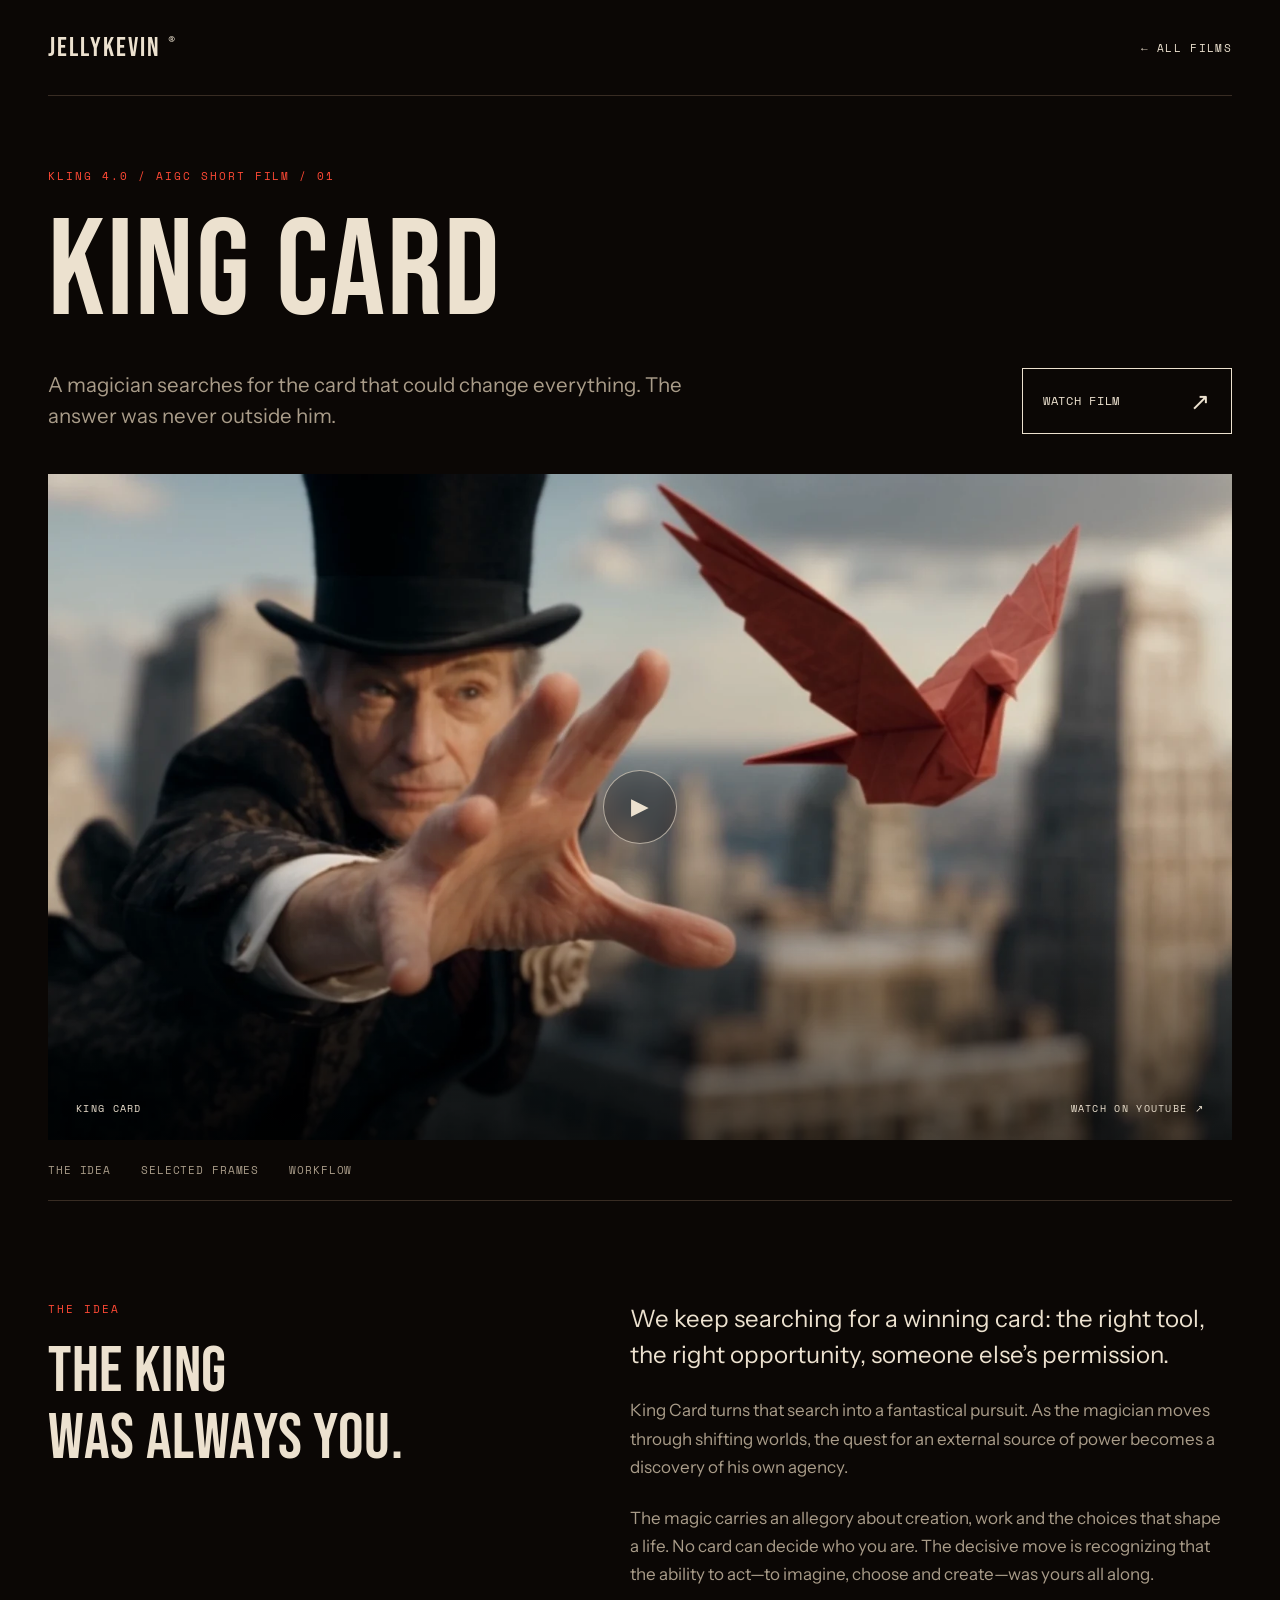
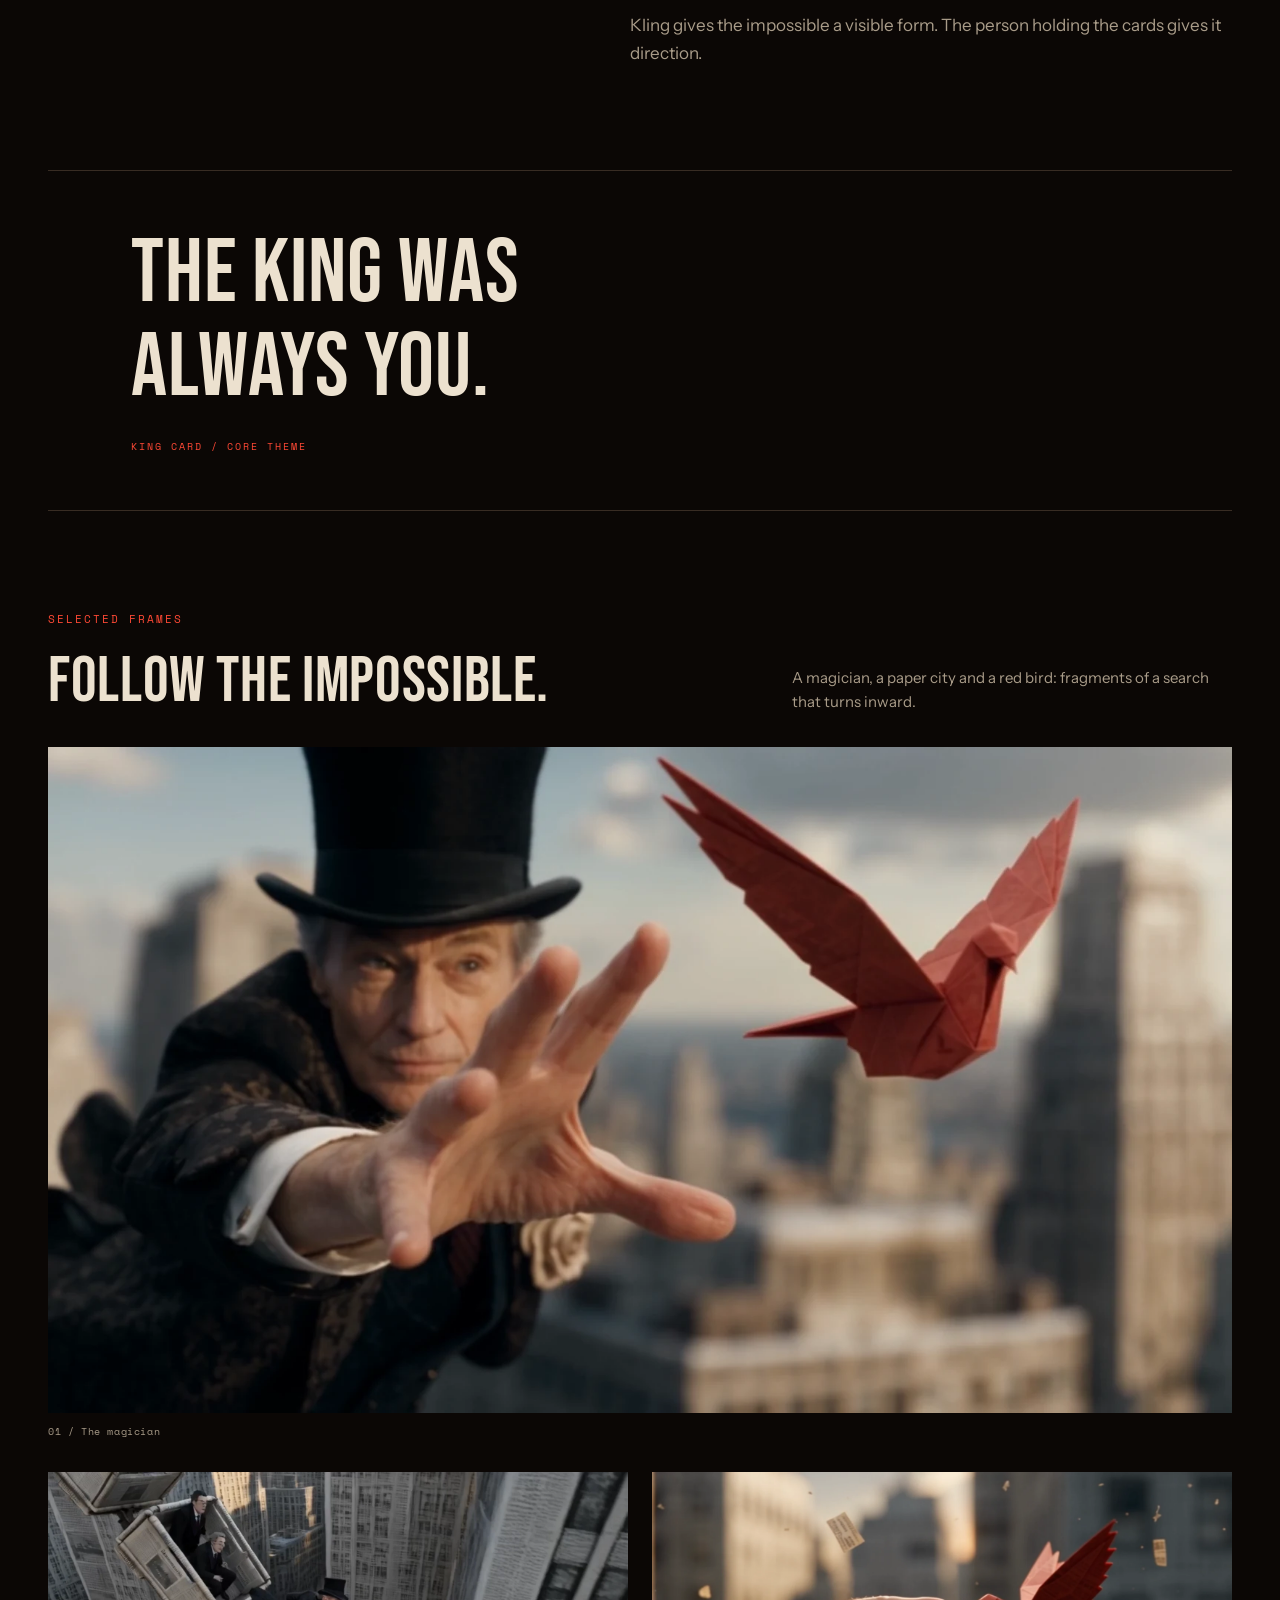
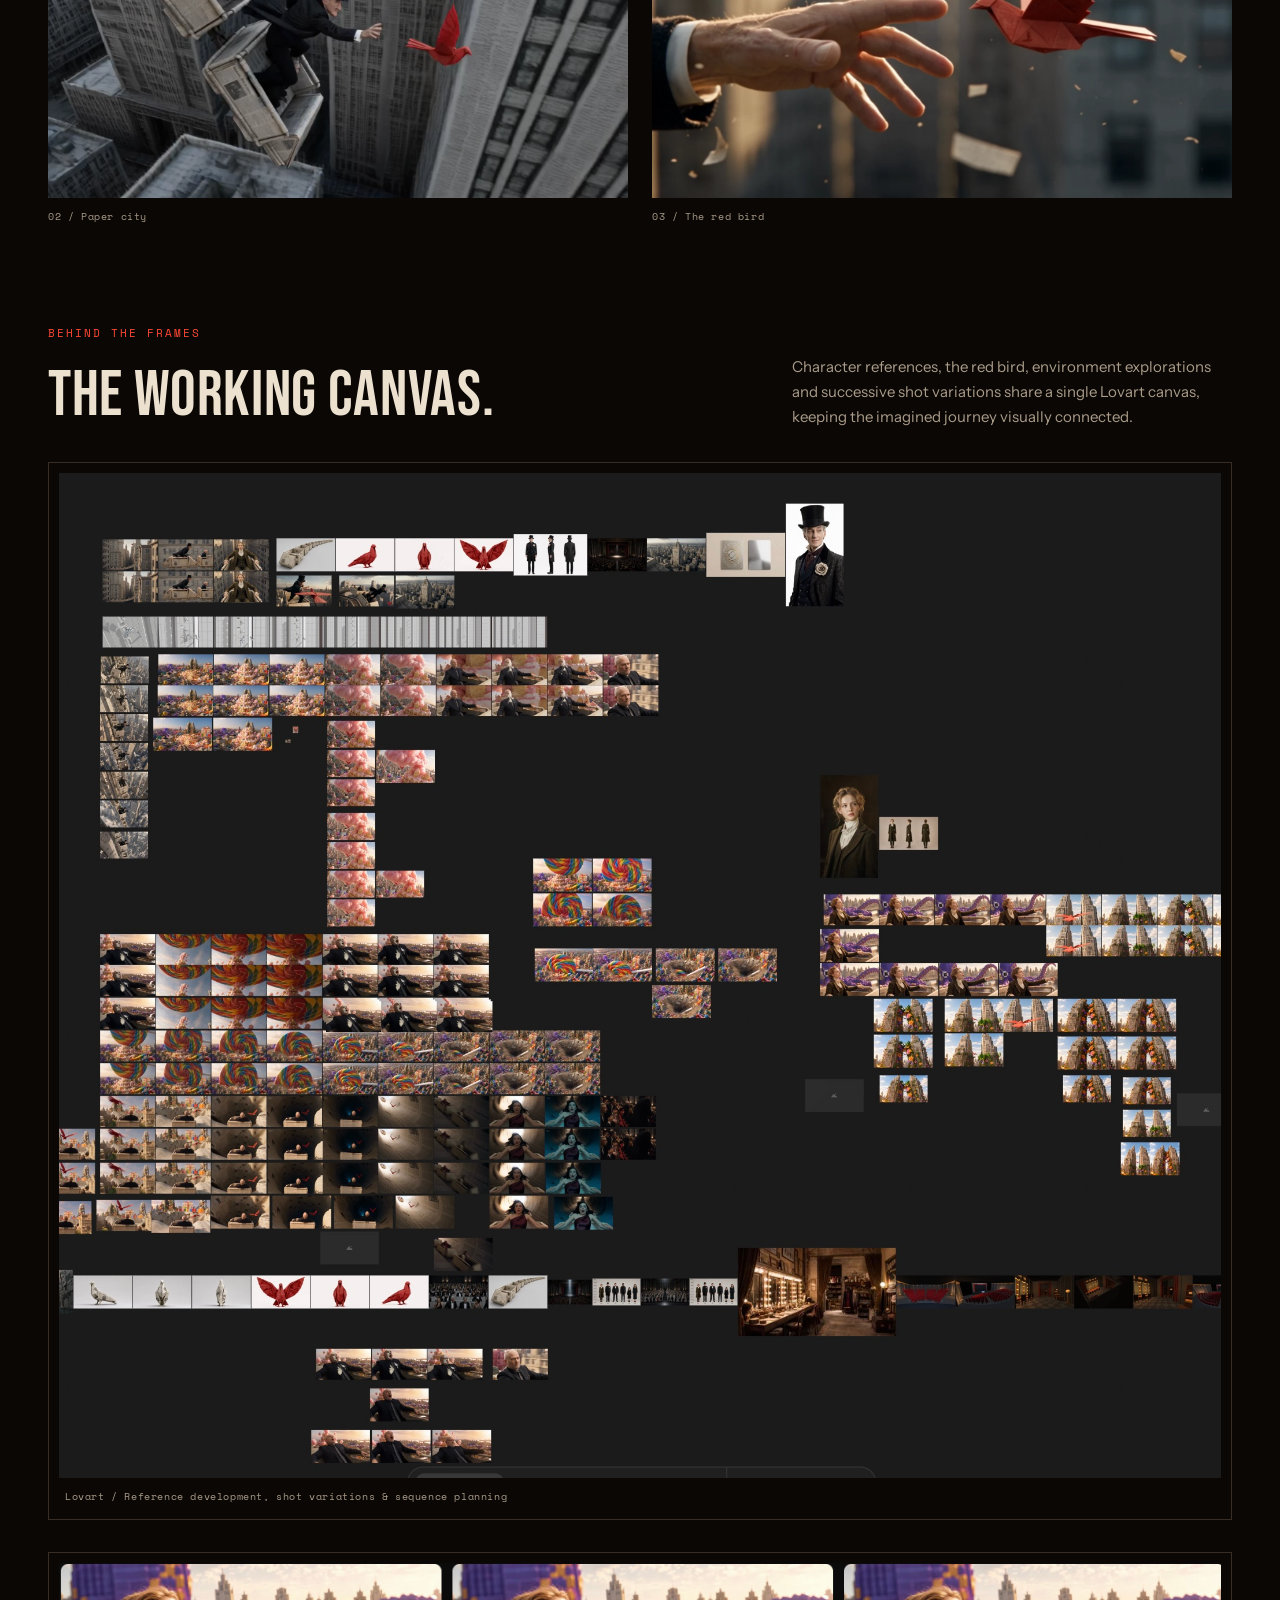
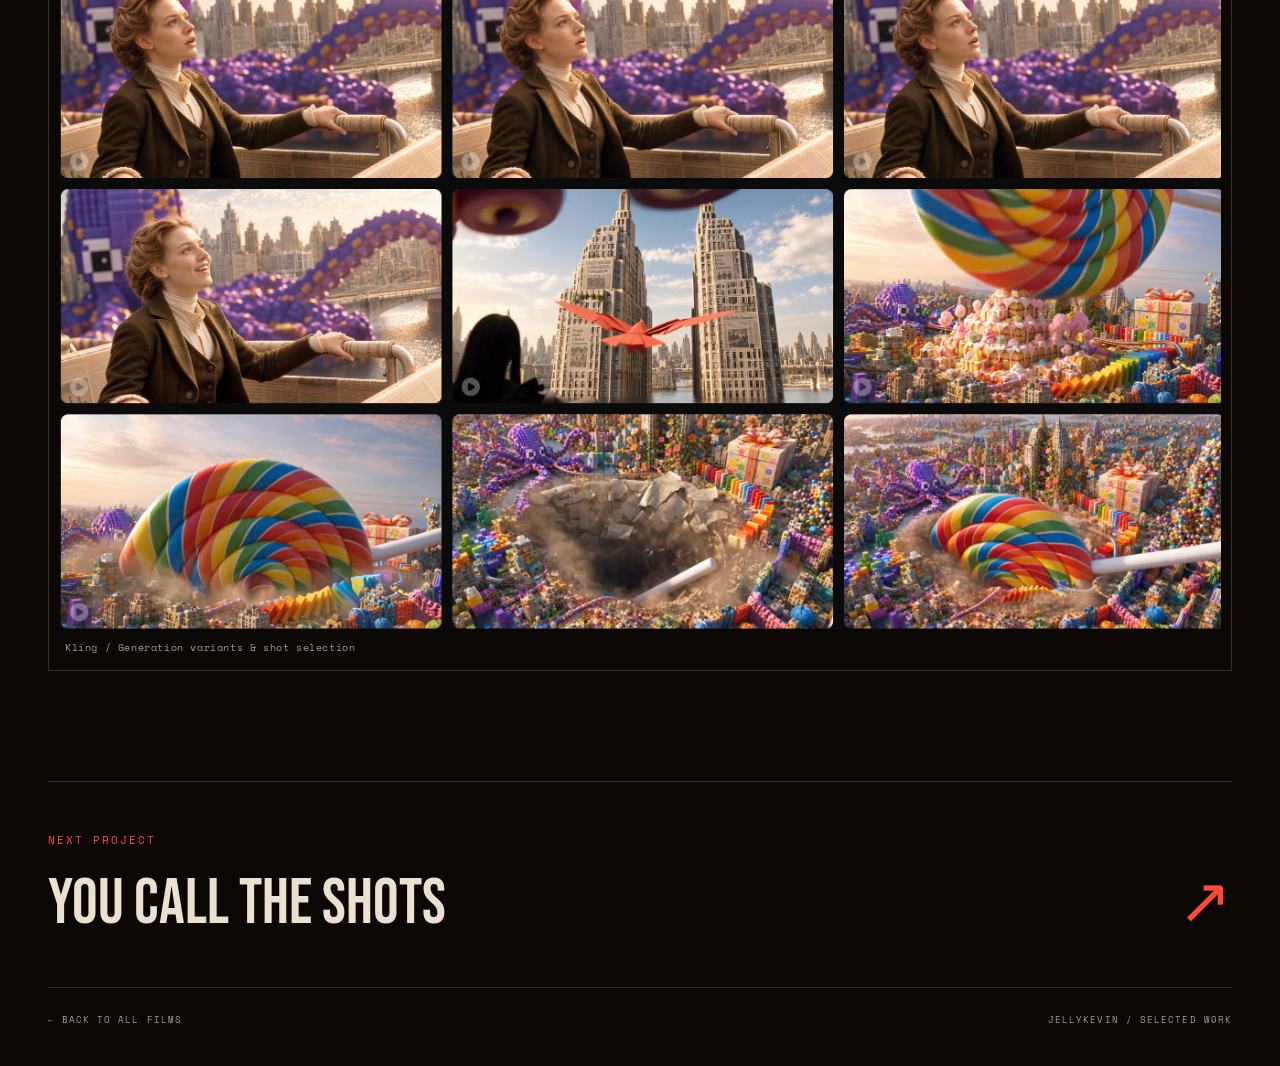
<file: king-card.html>
<!doctype html>
<html lang="en"><head><meta charset="utf-8"><meta name="viewport" content="width=device-width,initial-scale=1"><title>King Card — JellyKevin</title><meta name="description" content="A magician searches for the card that could change everything. The answer was never outside him."><meta property="og:title" content="King Card — JellyKevin"><meta property="og:description" content="A magician searches for the card that could change everything. The answer was never outside him."><meta property="og:image" content="https://jellykevin.com/king-card-magic.webp"><meta property="og:type" content="article"><link rel="stylesheet" href="fonts.css"><link rel="stylesheet" href="projects.css"><script src="projects.js" defer></script></head>
<body><a class="skip" href="#main">Skip to content</a><header><a class="wordmark" href="index.html">JELLYKEVIN<span>®</span></a><a class="back" href="index.html#film">← ALL FILMS</a></header><main id="main"><div class="project-head"><p class="eyebrow">KLING 4.0 / AIGC SHORT FILM / 01</p><h1>King Card</h1><div class="intro"><p>A magician searches for the card that could change everything. The answer was never outside him.</p><a class="watch" href="https://www.youtube.com/watch?v=YuxI05lHLRk" target="_blank" rel="noopener">WATCH FILM <span>↗</span></a></div></div><a class="hero" href="https://www.youtube.com/watch?v=YuxI05lHLRk" target="_blank" rel="noopener" aria-label="Watch King Card on YouTube (opens in a new tab)"><img src="king-card-magic.webp" alt="King Card — selected film still" width="1600" height="900" fetchpriority="high"><span class="hero-play">▶</span><span class="hero-caption">KING CARD <span>WATCH ON YOUTUBE ↗</span></span></a><nav class="project-nav" aria-label="Project sections"><a href="#story">The idea</a><a href="#frames">Selected frames</a><a href="#process">Workflow</a></nav><section id="story" class="story"><div><p class="eyebrow">THE IDEA</p><h2>The king<br>was always you.</h2></div><div class="prose"><p class="lead">We keep searching for a winning card: the right tool, the right opportunity, someone else’s permission.</p><p>King Card turns that search into a fantastical pursuit. As the magician moves through shifting worlds, the quest for an external source of power becomes a discovery of his own agency.</p><p>The magic carries an allegory about creation, work and the choices that shape a life. No card can decide who you are. The decisive move is recognizing that the ability to act—to imagine, choose and create—was yours all along.</p><p>Kling gives the impossible a visible form. The person holding the cards gives it direction.</p></div></section><blockquote>The king was<br>always you.<cite>KING CARD / CORE THEME</cite></blockquote><section id="frames"><div class="section-heading"><div><p class="eyebrow">SELECTED FRAMES</p><h2>Follow the impossible.</h2></div><p>A magician, a paper city and a red bird: fragments of a search that turns inward.</p></div><div class="stills"><figure class="full"><a class="zoom-image" href="king-card-magic.webp" data-caption="01 / The magician" aria-label="Enlarge: 01 / The magician"><img src="king-card-magic.webp" alt="01 / The magician" width="1600" height="900" loading="lazy" decoding="async"><span class="zoom-hint" aria-hidden="true">EXPAND ↗</span></a><figcaption>01 / The magician</figcaption></figure><figure class=""><a class="zoom-image" href="king-card-descent.webp" data-caption="02 / Paper city" aria-label="Enlarge: 02 / Paper city"><img src="king-card-descent.webp" alt="02 / Paper city" width="1600" height="900" loading="lazy" decoding="async"><span class="zoom-hint" aria-hidden="true">EXPAND ↗</span></a><figcaption>02 / Paper city</figcaption></figure><figure class=""><a class="zoom-image" href="king-card-origami.webp" data-caption="03 / The red bird" aria-label="Enlarge: 03 / The red bird"><img src="king-card-origami.webp" alt="03 / The red bird" width="1600" height="900" loading="lazy" decoding="async"><span class="zoom-hint" aria-hidden="true">EXPAND ↗</span></a><figcaption>03 / The red bird</figcaption></figure></div></section><section id="process" class="process"><div class="section-heading"><div><p class="eyebrow">BEHIND THE FRAMES</p><h2>The working canvas.</h2></div><p>Character references, the red bird, environment explorations and successive shot variations share a single Lovart canvas, keeping the imagined journey visually connected.</p></div><figure class="full"><a class="zoom-image" href="king-card-lovart-canvas.jpg" data-caption="Lovart / Reference development, shot variations &amp; sequence planning" aria-label="Enlarge: Lovart / Reference development, shot variations &amp; sequence planning"><img src="king-card-lovart-canvas.jpg" alt="Lovart / Reference development, shot variations &amp; sequence planning" width="2010" height="1740" loading="lazy" decoding="async"><span class="zoom-hint" aria-hidden="true">EXPAND ↗</span></a><figcaption>Lovart / Reference development, shot variations &amp; sequence planning</figcaption></figure><figure class="full" style="margin-top:32px"><a class="zoom-image" href="king-card-kling-process.jpg" data-caption="Kling / Generation variants &amp; shot selection" aria-label="Enlarge: Kling generation process"><img src="king-card-kling-process.jpg" alt="King-Card — Kling generation variants" width="2540" height="1455" loading="lazy" decoding="async"><span class="zoom-hint" aria-hidden="true">EXPAND ↗</span></a><figcaption>Kling / Generation variants &amp; shot selection</figcaption></figure></section><a class="next-project" href="you-call-the-shots.html"><span class="eyebrow">NEXT PROJECT</span><span>You Call the Shots <b>↗</b></span></a></main><footer><a href="index.html#film">← BACK TO ALL FILMS</a><span>JELLYKEVIN / SELECTED WORK</span></footer><dialog id="image-viewer" aria-label="Image preview"><div class="viewer-tools"><span id="image-count"></span><a id="original-image" target="_blank" rel="noopener">FULL SIZE ↗</a><button id="close-image" aria-label="Close image preview">CLOSE ×</button></div><div class="viewer-stage"><button id="previous-image" aria-label="Previous image">←</button><img id="viewer-image" alt=""><button id="next-image" aria-label="Next image">→</button></div><p id="viewer-caption"></p></dialog></body></html>
</file>
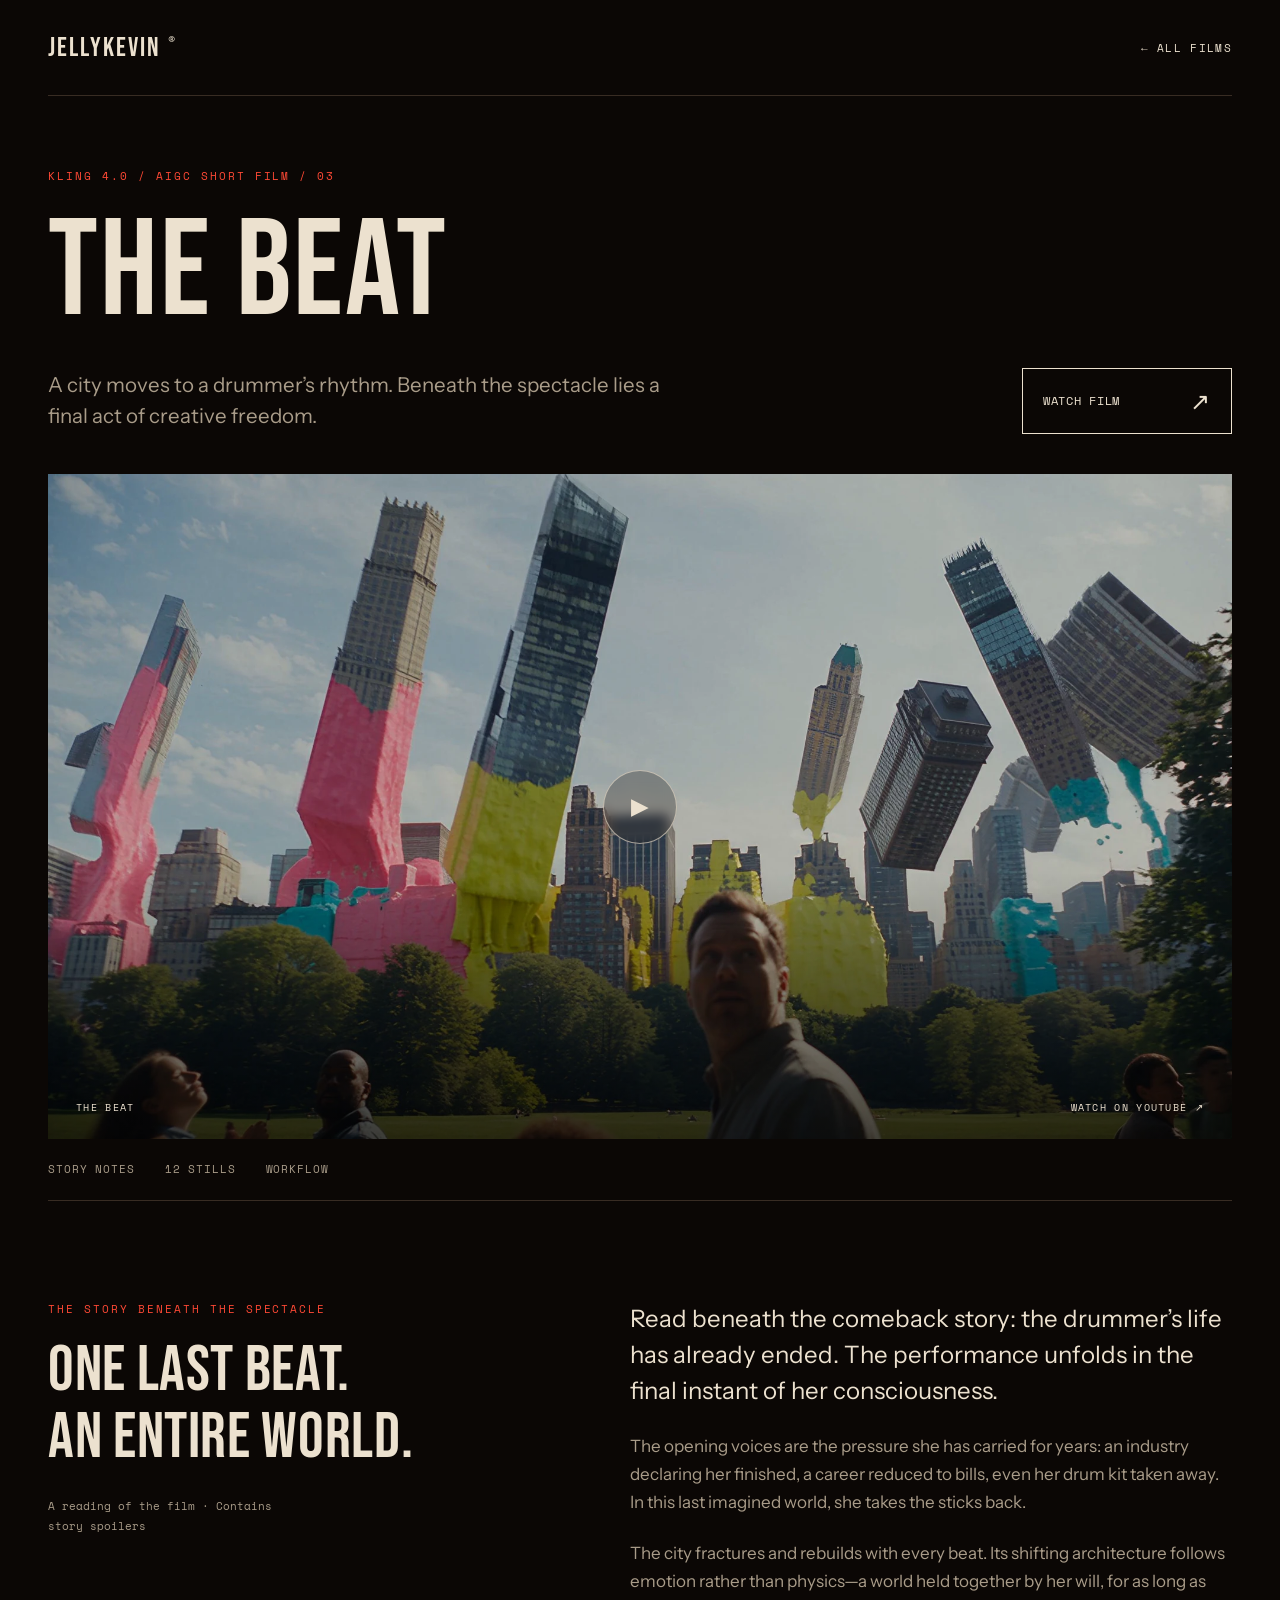
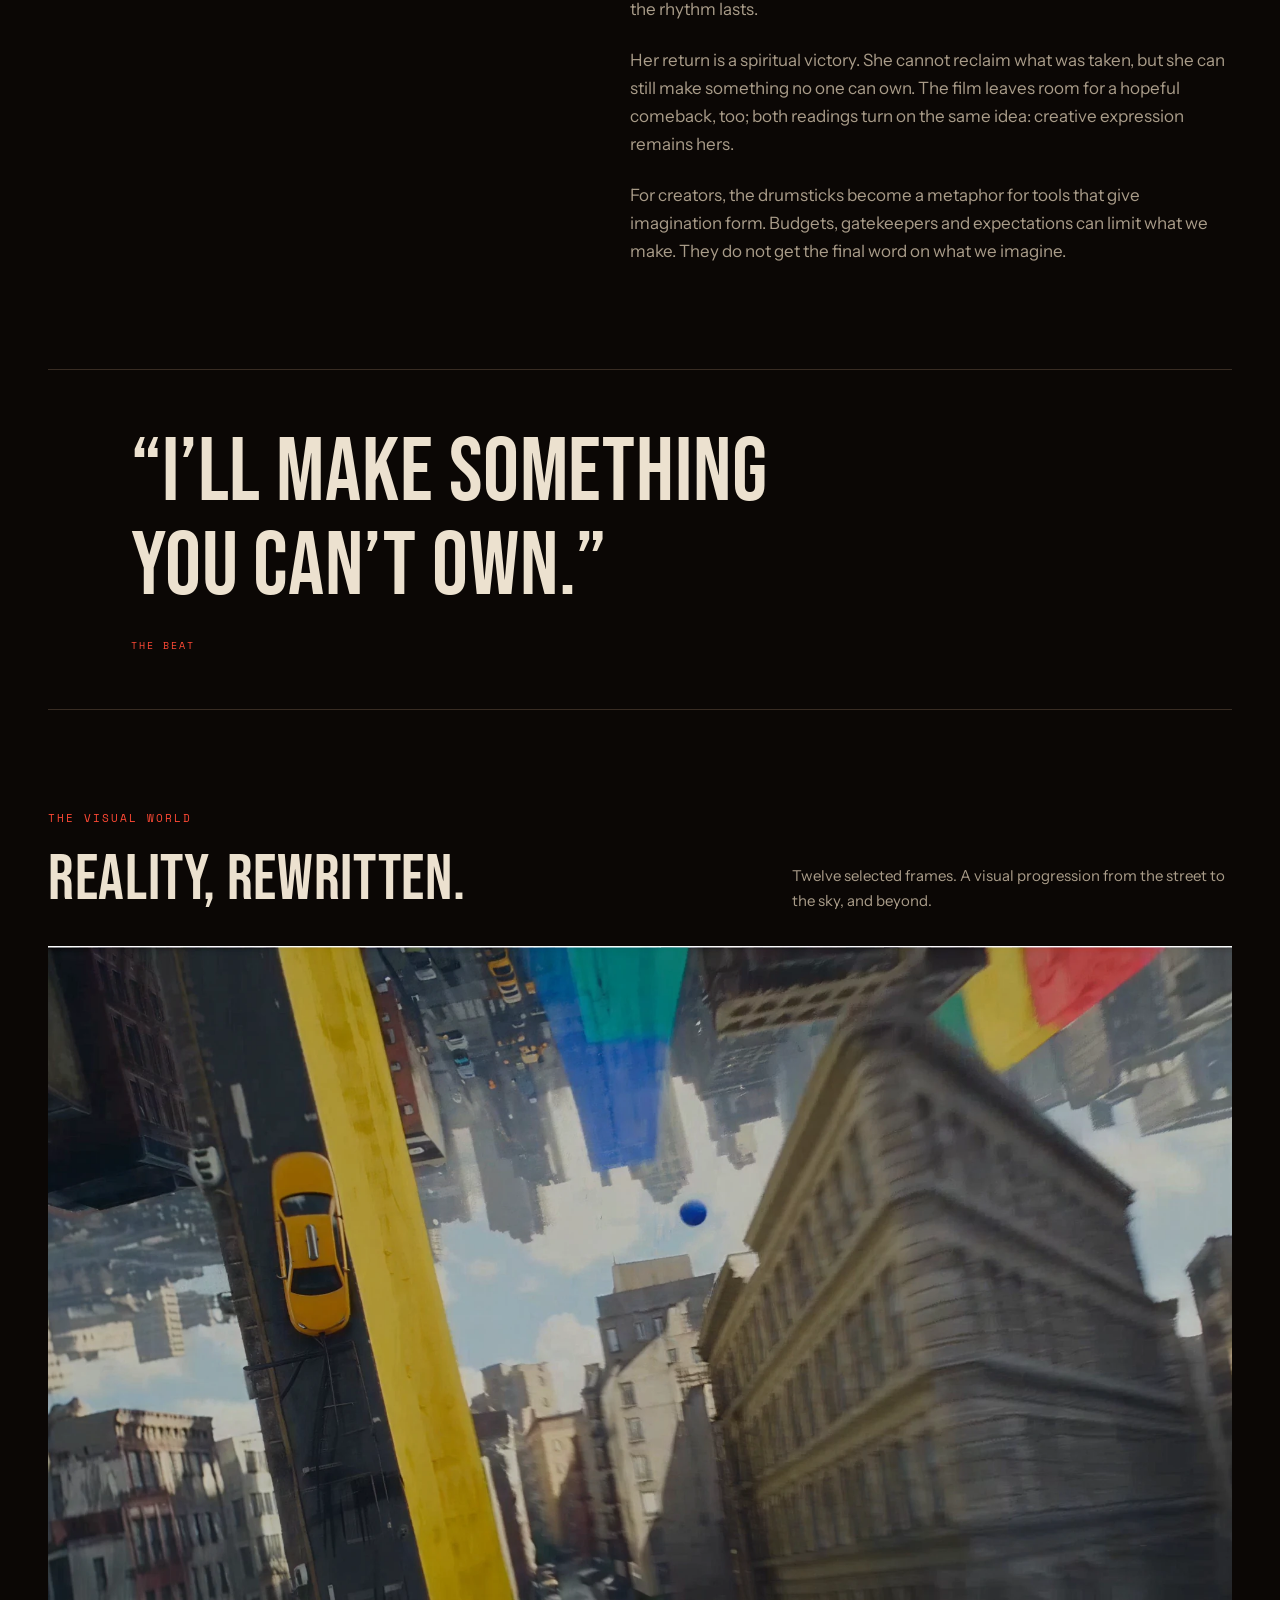
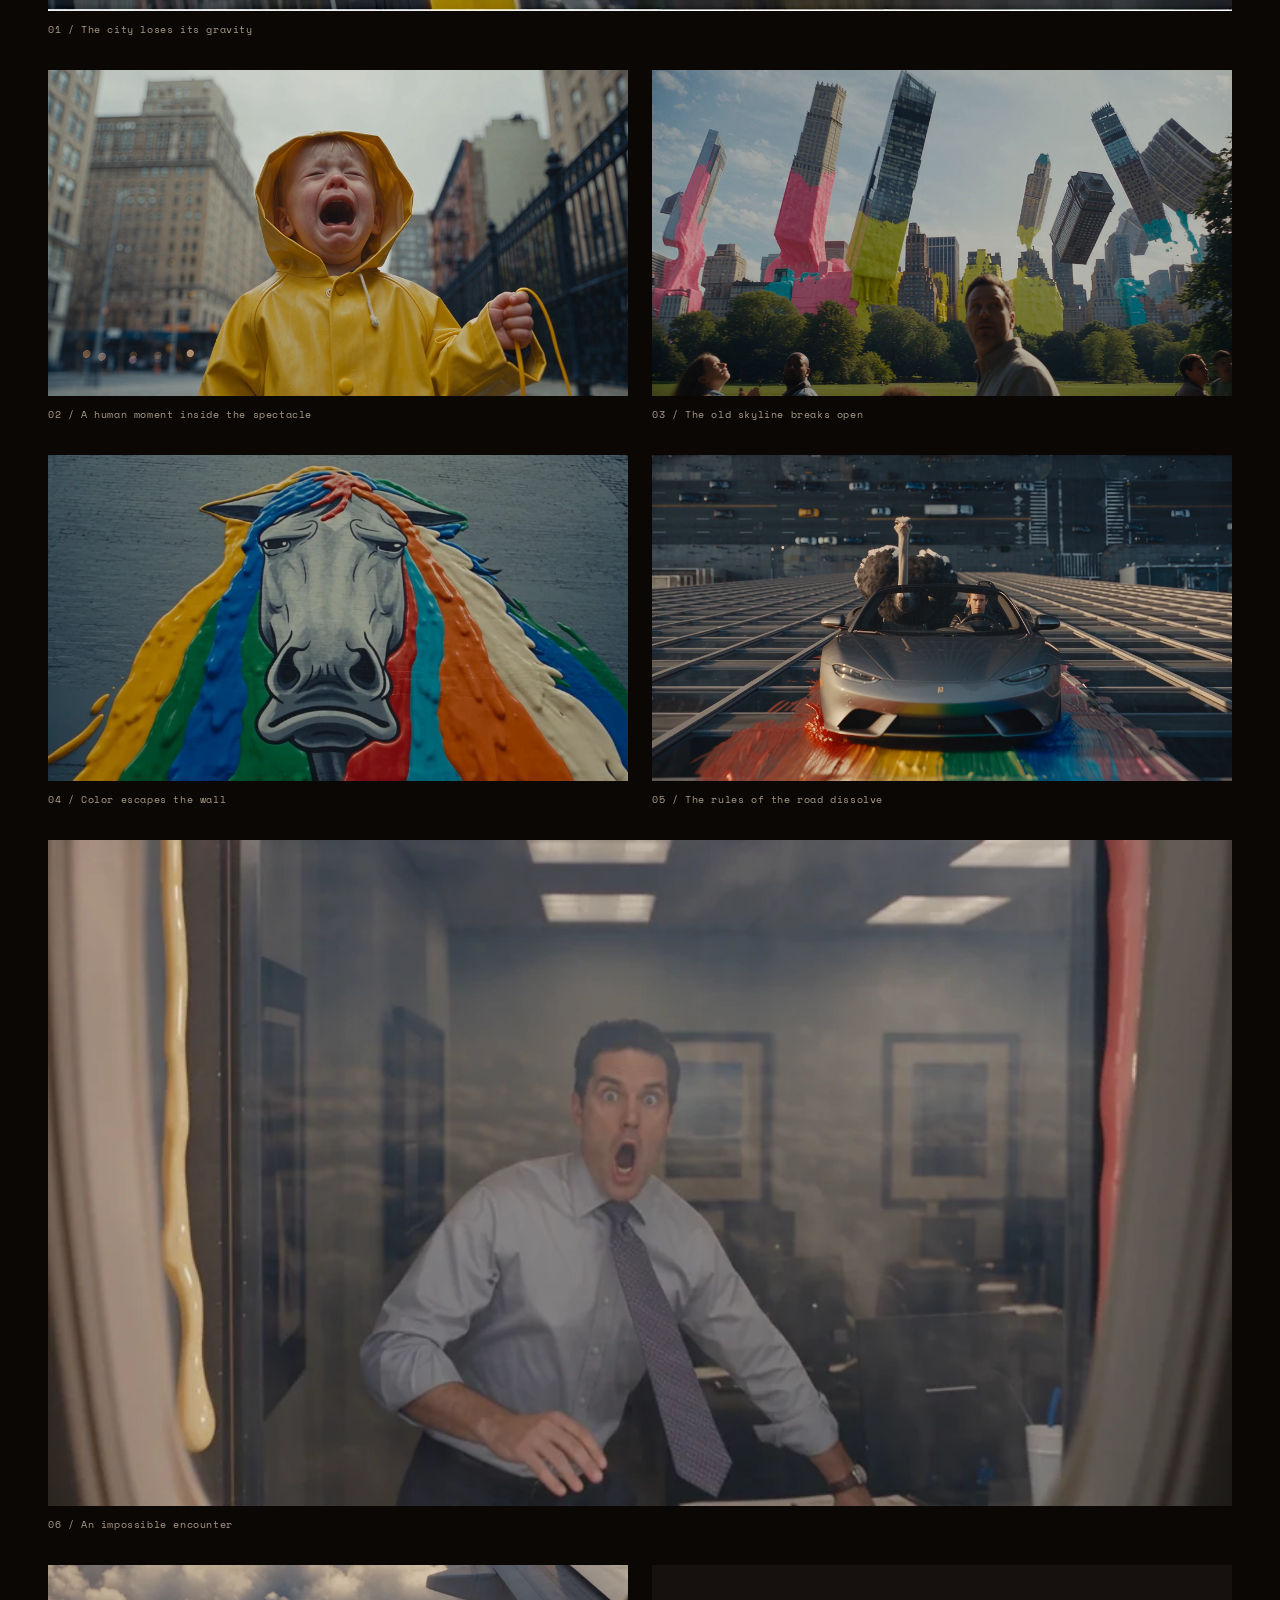
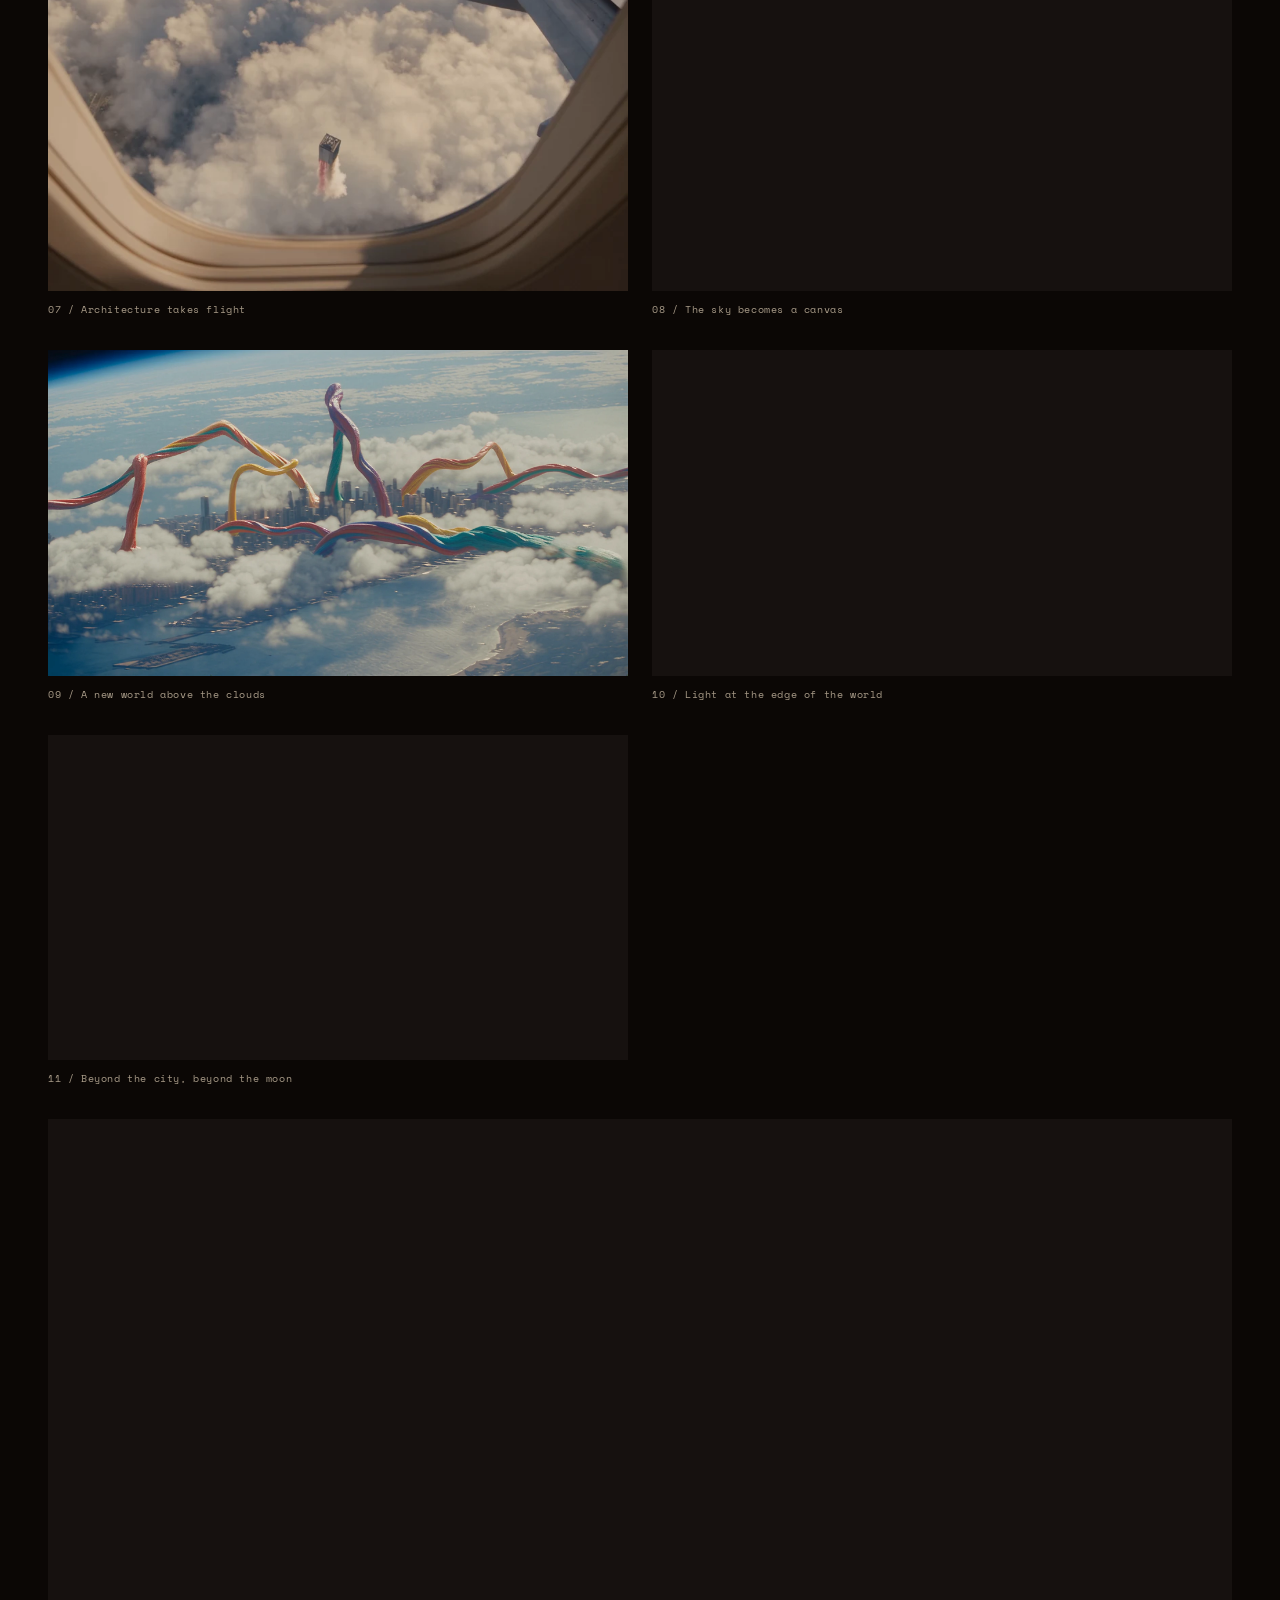
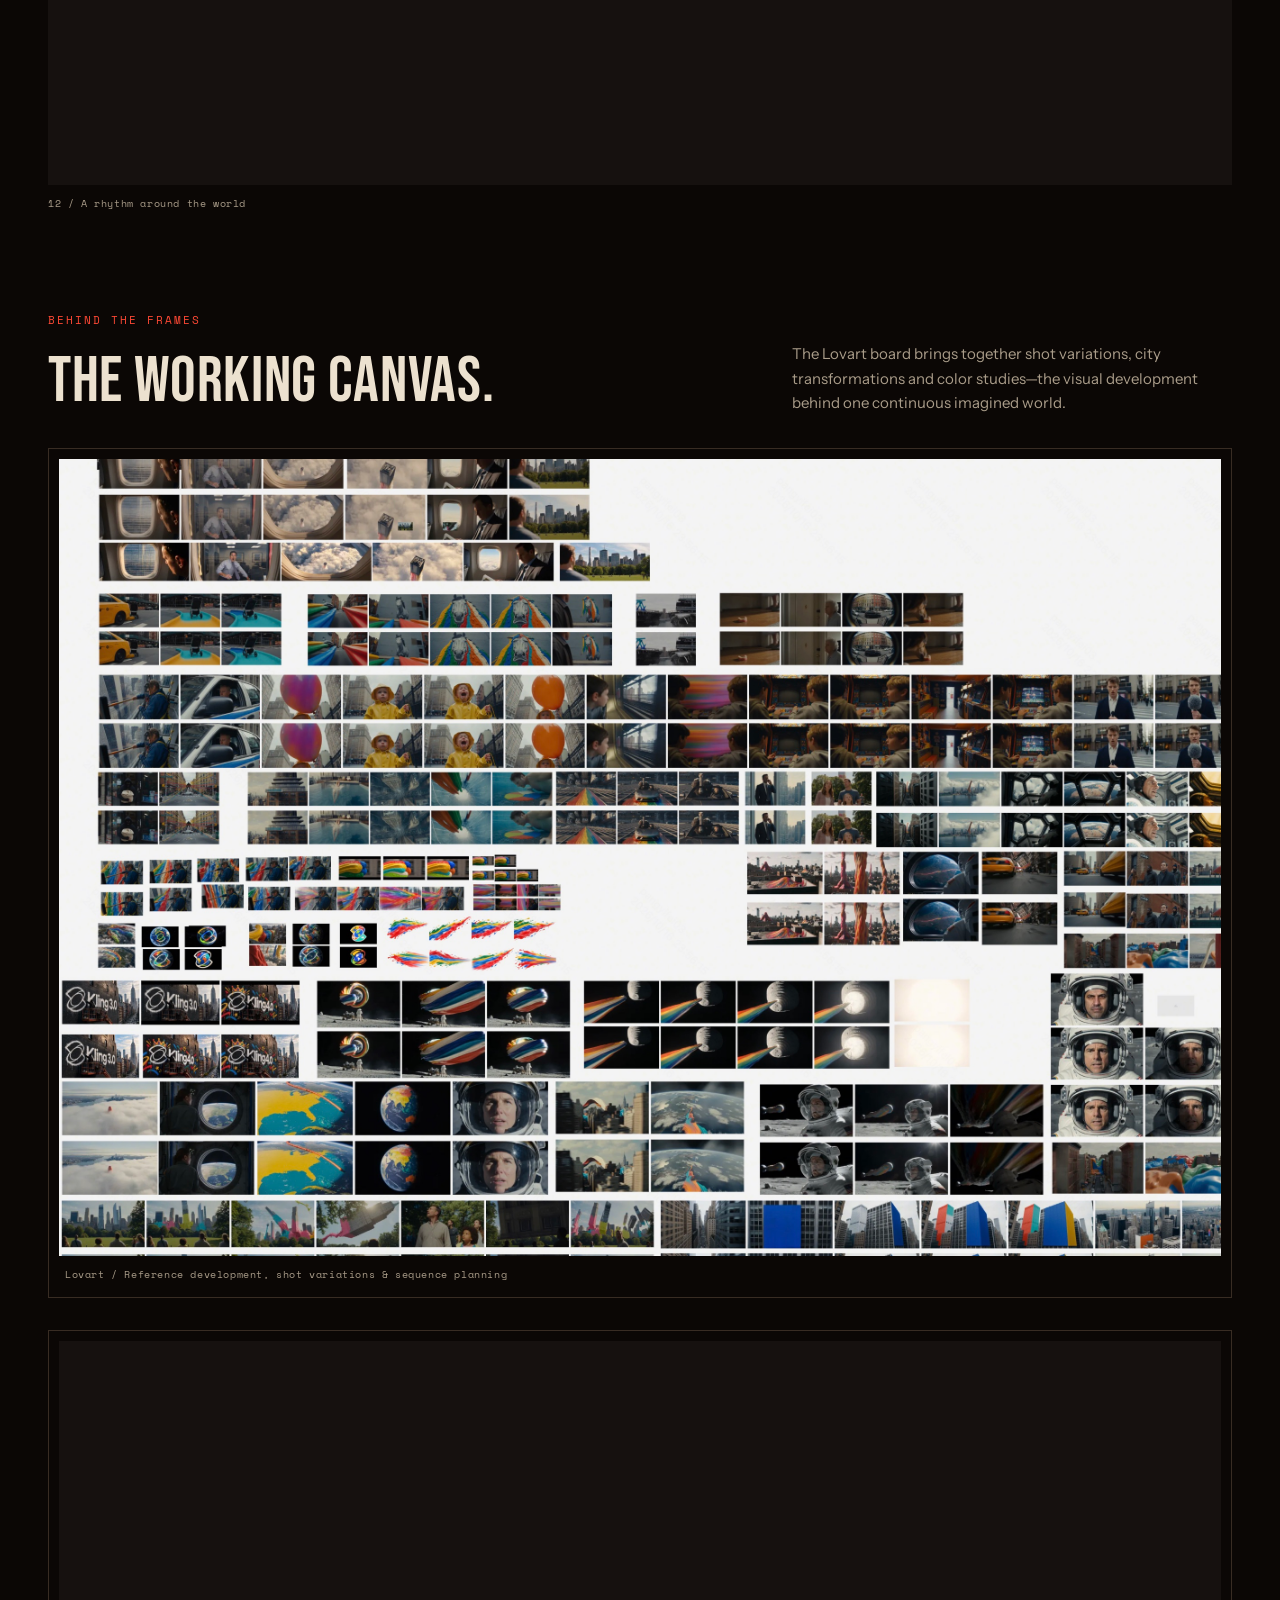
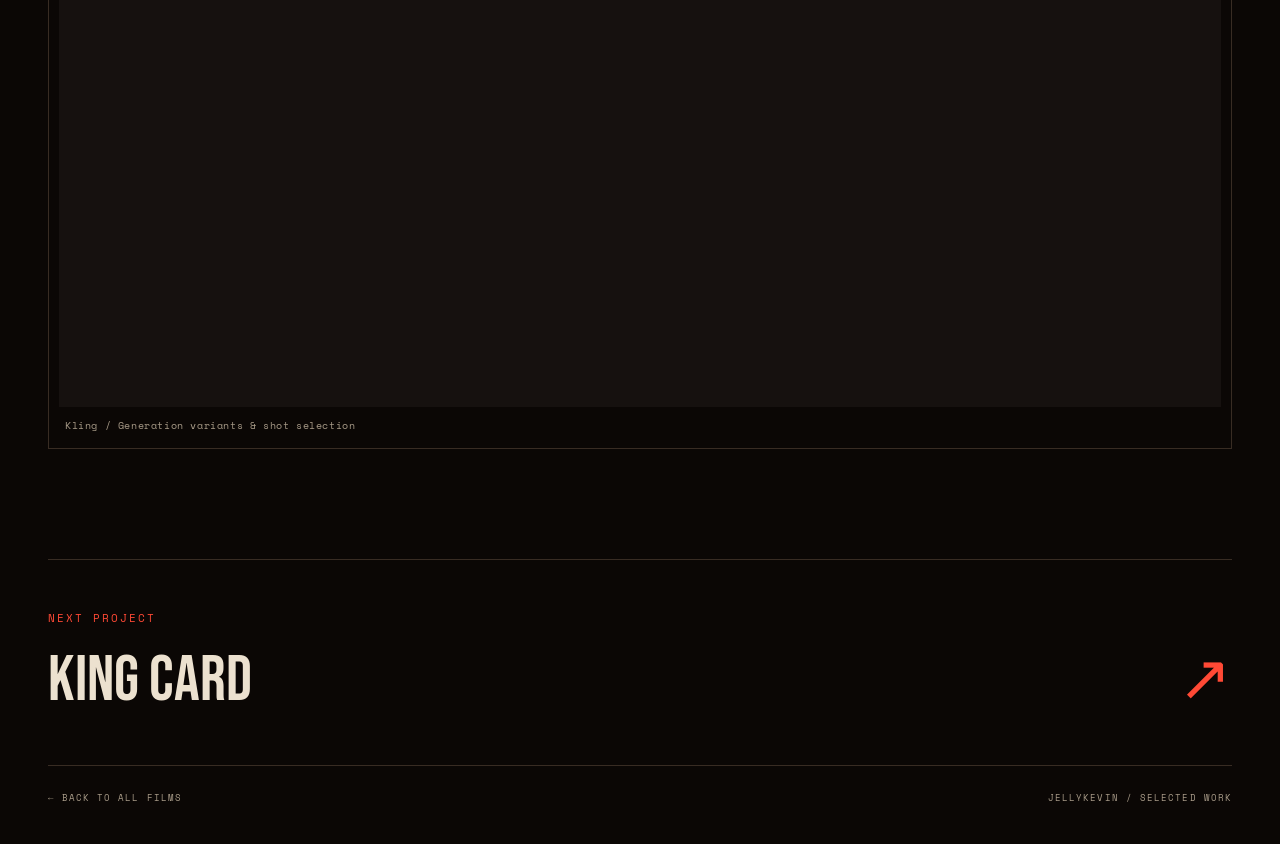
<file: the-beat.html>
<!doctype html>
<html lang="en"><head><meta charset="utf-8"><meta name="viewport" content="width=device-width,initial-scale=1"><title>The Beat — JellyKevin</title><meta name="description" content="A city moves to a drummer’s rhythm. Beneath the spectacle lies a final act of creative freedom."><meta property="og:title" content="The Beat — JellyKevin"><meta property="og:description" content="A city moves to a drummer’s rhythm. Beneath the spectacle lies a final act of creative freedom."><meta property="og:image" content="https://jellykevin.com/beat-still-03.webp"><meta property="og:type" content="article"><link rel="stylesheet" href="fonts.css"><link rel="stylesheet" href="projects.css"><script src="projects.js" defer></script></head>
<body><a class="skip" href="#main">Skip to content</a><header><a class="wordmark" href="index.html">JELLYKEVIN<span>®</span></a><a class="back" href="index.html#film">← ALL FILMS</a></header><main id="main"><div class="project-head"><p class="eyebrow">KLING 4.0 / AIGC SHORT FILM / 03</p><h1>The Beat</h1><div class="intro"><p>A city moves to a drummer’s rhythm. Beneath the spectacle lies a final act of creative freedom.</p><a class="watch" href="https://www.youtube.com/watch?v=w3397LF5MAc" target="_blank" rel="noopener">WATCH FILM <span>↗</span></a></div></div><a class="hero" href="https://www.youtube.com/watch?v=w3397LF5MAc" target="_blank" rel="noopener" aria-label="Watch The Beat on YouTube (opens in a new tab)"><img src="beat-still-03.webp" alt="The Beat — selected film still" width="2000" height="1124" fetchpriority="high"><span class="hero-play">▶</span><span class="hero-caption">THE BEAT <span>WATCH ON YOUTUBE ↗</span></span></a><nav class="project-nav" aria-label="Project sections"><a href="#story">Story notes</a><a href="#frames">12 stills</a><a href="#process">Workflow</a></nav><section id="story" class="story"><div><p class="eyebrow">THE STORY BENEATH THE SPECTACLE</p><h2>One last beat.<br>An entire world.</h2><p class="aside-note">A reading of the film · Contains story spoilers</p></div><div class="prose"><p class="lead">Read beneath the comeback story: the drummer’s life has already ended. The performance unfolds in the final instant of her consciousness.</p><p>The opening voices are the pressure she has carried for years: an industry declaring her finished, a career reduced to bills, even her drum kit taken away. In this last imagined world, she takes the sticks back.</p><p>The city fractures and rebuilds with every beat. Its shifting architecture follows emotion rather than physics—a world held together by her will, for as long as the rhythm lasts.</p><p>Her return is a spiritual victory. She cannot reclaim what was taken, but she can still make something no one can own. The film leaves room for a hopeful comeback, too; both readings turn on the same idea: creative expression remains hers.</p><p>For creators, the drumsticks become a metaphor for tools that give imagination form. Budgets, gatekeepers and expectations can limit what we make. They do not get the final word on what we imagine.</p></div></section><blockquote>“I’ll make something<br>you can’t own.”<cite>THE BEAT</cite></blockquote><section id="frames"><div class="section-heading"><div><p class="eyebrow">THE VISUAL WORLD</p><h2>Reality, rewritten.</h2></div><p>Twelve selected frames. A visual progression from the street to the sky, and beyond.</p></div><div class="stills"><figure class="full"><a class="zoom-image" href="beat-still-01.webp" data-caption="01 / The city loses its gravity" aria-label="Enlarge: 01 / The city loses its gravity"><img src="beat-still-01.webp" alt="01 / The city loses its gravity" width="2000" height="1124" loading="lazy" decoding="async"><span class="zoom-hint" aria-hidden="true">EXPAND ↗</span></a><figcaption>01 / The city loses its gravity</figcaption></figure><figure class=""><a class="zoom-image" href="beat-still-10.webp" data-caption="02 / A human moment inside the spectacle" aria-label="Enlarge: 02 / A human moment inside the spectacle"><img src="beat-still-10.webp" alt="02 / A human moment inside the spectacle" width="2000" height="1124" loading="lazy" decoding="async"><span class="zoom-hint" aria-hidden="true">EXPAND ↗</span></a><figcaption>02 / A human moment inside the spectacle</figcaption></figure><figure class=""><a class="zoom-image" href="beat-still-03.webp" data-caption="03 / The old skyline breaks open" aria-label="Enlarge: 03 / The old skyline breaks open"><img src="beat-still-03.webp" alt="03 / The old skyline breaks open" width="2000" height="1124" loading="lazy" decoding="async"><span class="zoom-hint" aria-hidden="true">EXPAND ↗</span></a><figcaption>03 / The old skyline breaks open</figcaption></figure><figure class=""><a class="zoom-image" href="beat-still-07.webp" data-caption="04 / Color escapes the wall" aria-label="Enlarge: 04 / Color escapes the wall"><img src="beat-still-07.webp" alt="04 / Color escapes the wall" width="854" height="480" loading="lazy" decoding="async"><span class="zoom-hint" aria-hidden="true">EXPAND ↗</span></a><figcaption>04 / Color escapes the wall</figcaption></figure><figure class=""><a class="zoom-image" href="beat-still-12.webp" data-caption="05 / The rules of the road dissolve" aria-label="Enlarge: 05 / The rules of the road dissolve"><img src="beat-still-12.webp" alt="05 / The rules of the road dissolve" width="2000" height="1124" loading="lazy" decoding="async"><span class="zoom-hint" aria-hidden="true">EXPAND ↗</span></a><figcaption>05 / The rules of the road dissolve</figcaption></figure><figure class="full"><a class="zoom-image" href="beat-still-04.webp" data-caption="06 / An impossible encounter" aria-label="Enlarge: 06 / An impossible encounter"><img src="beat-still-04.webp" alt="06 / An impossible encounter" width="854" height="480" loading="lazy" decoding="async"><span class="zoom-hint" aria-hidden="true">EXPAND ↗</span></a><figcaption>06 / An impossible encounter</figcaption></figure><figure class=""><a class="zoom-image" href="beat-still-06.webp" data-caption="07 / Architecture takes flight" aria-label="Enlarge: 07 / Architecture takes flight"><img src="beat-still-06.webp" alt="07 / Architecture takes flight" width="854" height="480" loading="lazy" decoding="async"><span class="zoom-hint" aria-hidden="true">EXPAND ↗</span></a><figcaption>07 / Architecture takes flight</figcaption></figure><figure class=""><a class="zoom-image" href="beat-still-08.webp" data-caption="08 / The sky becomes a canvas" aria-label="Enlarge: 08 / The sky becomes a canvas"><img src="beat-still-08.webp" alt="08 / The sky becomes a canvas" width="2000" height="1124" loading="lazy" decoding="async"><span class="zoom-hint" aria-hidden="true">EXPAND ↗</span></a><figcaption>08 / The sky becomes a canvas</figcaption></figure><figure class=""><a class="zoom-image" href="beat-still-11.webp" data-caption="09 / A new world above the clouds" aria-label="Enlarge: 09 / A new world above the clouds"><img src="beat-still-11.webp" alt="09 / A new world above the clouds" width="2000" height="1124" loading="lazy" decoding="async"><span class="zoom-hint" aria-hidden="true">EXPAND ↗</span></a><figcaption>09 / A new world above the clouds</figcaption></figure><figure class=""><a class="zoom-image" href="beat-still-09.webp" data-caption="10 / Light at the edge of the world" aria-label="Enlarge: 10 / Light at the edge of the world"><img src="beat-still-09.webp" alt="10 / Light at the edge of the world" width="2000" height="1124" loading="lazy" decoding="async"><span class="zoom-hint" aria-hidden="true">EXPAND ↗</span></a><figcaption>10 / Light at the edge of the world</figcaption></figure><figure class=""><a class="zoom-image" href="beat-still-05.webp" data-caption="11 / Beyond the city, beyond the moon" aria-label="Enlarge: 11 / Beyond the city, beyond the moon"><img src="beat-still-05.webp" alt="11 / Beyond the city, beyond the moon" width="2000" height="1124" loading="lazy" decoding="async"><span class="zoom-hint" aria-hidden="true">EXPAND ↗</span></a><figcaption>11 / Beyond the city, beyond the moon</figcaption></figure><figure class="full"><a class="zoom-image" href="beat-still-02.webp" data-caption="12 / A rhythm around the world" aria-label="Enlarge: 12 / A rhythm around the world"><img src="beat-still-02.webp" alt="12 / A rhythm around the world" width="2000" height="1124" loading="lazy" decoding="async"><span class="zoom-hint" aria-hidden="true">EXPAND ↗</span></a><figcaption>12 / A rhythm around the world</figcaption></figure></div></section><section id="process" class="process"><div class="section-heading"><div><p class="eyebrow">BEHIND THE FRAMES</p><h2>The working canvas.</h2></div><p>The Lovart board brings together shot variations, city transformations and color studies—the visual development behind one continuous imagined world.</p></div><figure class="full"><a class="zoom-image" href="beat-lovart-canvas.jpg" data-caption="Lovart / Reference development, shot variations &amp; sequence planning" aria-label="Enlarge: Lovart / Reference development, shot variations &amp; sequence planning"><img src="beat-lovart-canvas.jpg" alt="Lovart / Reference development, shot variations &amp; sequence planning" width="2580" height="1770" loading="lazy" decoding="async"><span class="zoom-hint" aria-hidden="true">EXPAND ↗</span></a><figcaption>Lovart / Reference development, shot variations &amp; sequence planning</figcaption></figure><figure class="full" style="margin-top:32px"><a class="zoom-image" href="beat-kling-process.jpg" data-caption="Kling / Generation variants &amp; shot selection" aria-label="Enlarge: Kling generation process"><img src="beat-kling-process.jpg" alt="The-Beat — Kling generation variants" width="2540" height="1455" loading="lazy" decoding="async"><span class="zoom-hint" aria-hidden="true">EXPAND ↗</span></a><figcaption>Kling / Generation variants &amp; shot selection</figcaption></figure></section><a class="next-project" href="king-card.html"><span class="eyebrow">NEXT PROJECT</span><span>King Card <b>↗</b></span></a></main><footer><a href="index.html#film">← BACK TO ALL FILMS</a><span>JELLYKEVIN / SELECTED WORK</span></footer><dialog id="image-viewer" aria-label="Image preview"><div class="viewer-tools"><span id="image-count"></span><a id="original-image" target="_blank" rel="noopener">FULL SIZE ↗</a><button id="close-image" aria-label="Close image preview">CLOSE ×</button></div><div class="viewer-stage"><button id="previous-image" aria-label="Previous image">←</button><img id="viewer-image" alt=""><button id="next-image" aria-label="Next image">→</button></div><p id="viewer-caption"></p></dialog></body></html>
</file>
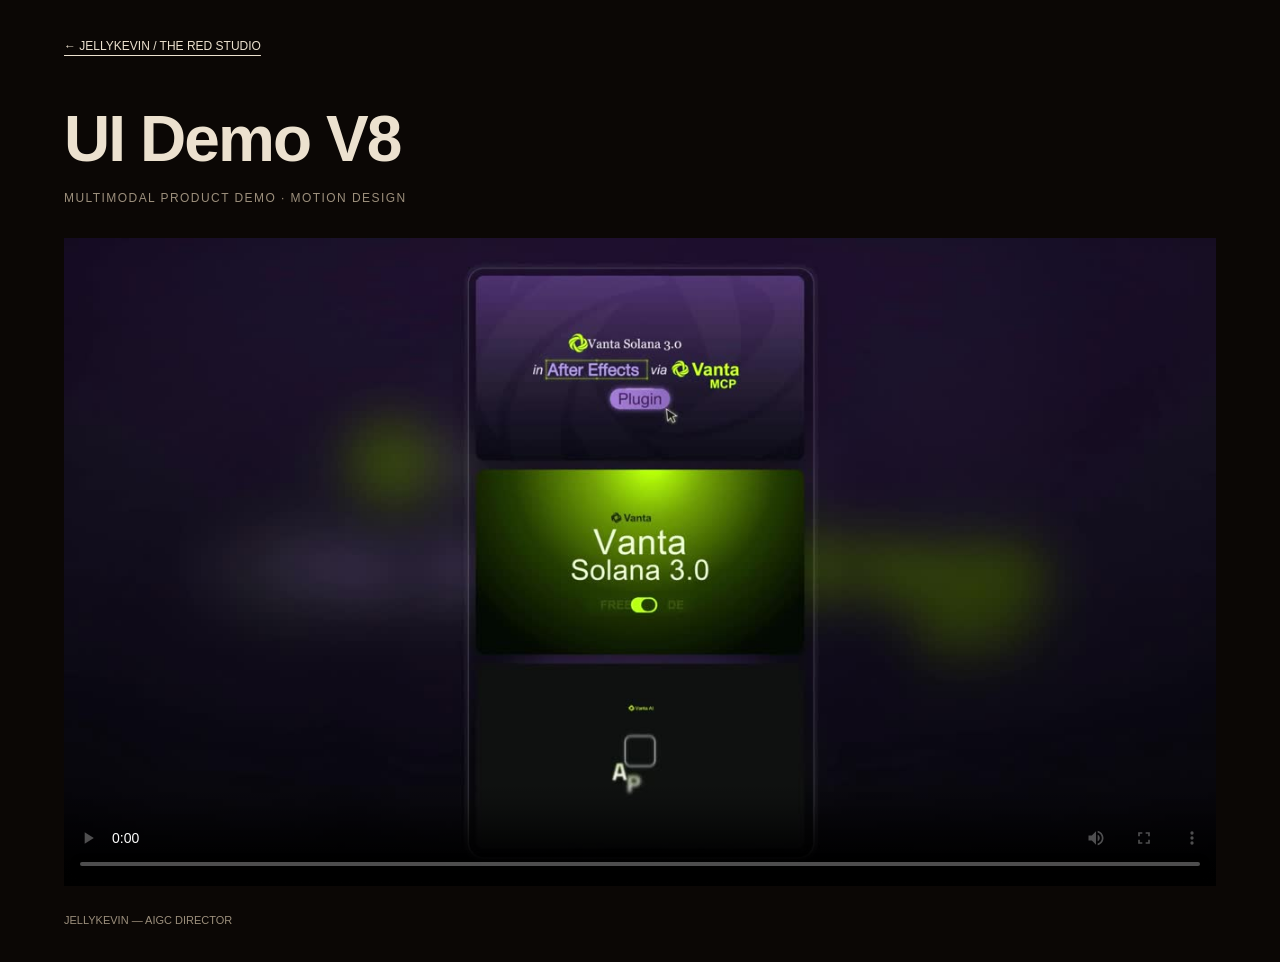
<file: ui-demo.html>
<!doctype html><html lang="en"><head><meta charset="utf-8"><meta name="viewport" content="width=device-width,initial-scale=1"><title>UI Demo V8 — JellyKevin</title><style>*{box-sizing:border-box}body{margin:0;background:#0b0705;color:#ece1cf;font-family:Arial,sans-serif}main{max-width:1280px;margin:auto;padding:36px 5vw}a{color:#ece1cf;font-size:12px;text-underline-offset:5px}h1{font-size:clamp(32px,5vw,64px);letter-spacing:-.03em;margin:48px 0 10px}p{font-size:12px;letter-spacing:.12em;color:#9c8f7c;line-height:1.8}video{display:block;width:100%;aspect-ratio:16/9;background:#000;margin:28px 0}footer{margin-top:24px;font-size:11px;color:#9c8f7c}</style></head><body><main><a href="index.html">← JELLYKEVIN / THE RED STUDIO</a><h1>UI Demo V8</h1><p>MULTIMODAL PRODUCT DEMO · MOTION DESIGN</p><video controls playsinline preload="metadata" poster="ui-demo-v8-poster.jpg" aria-label="UI Demo V8"><source src="ui-demo-v8.mp4" type="video/mp4">Your browser does not support video. <a href="ui-demo-v8.mp4">Open video</a>.</video><footer>JELLYKEVIN — AIGC DIRECTOR</footer></main></body></html>
</file>
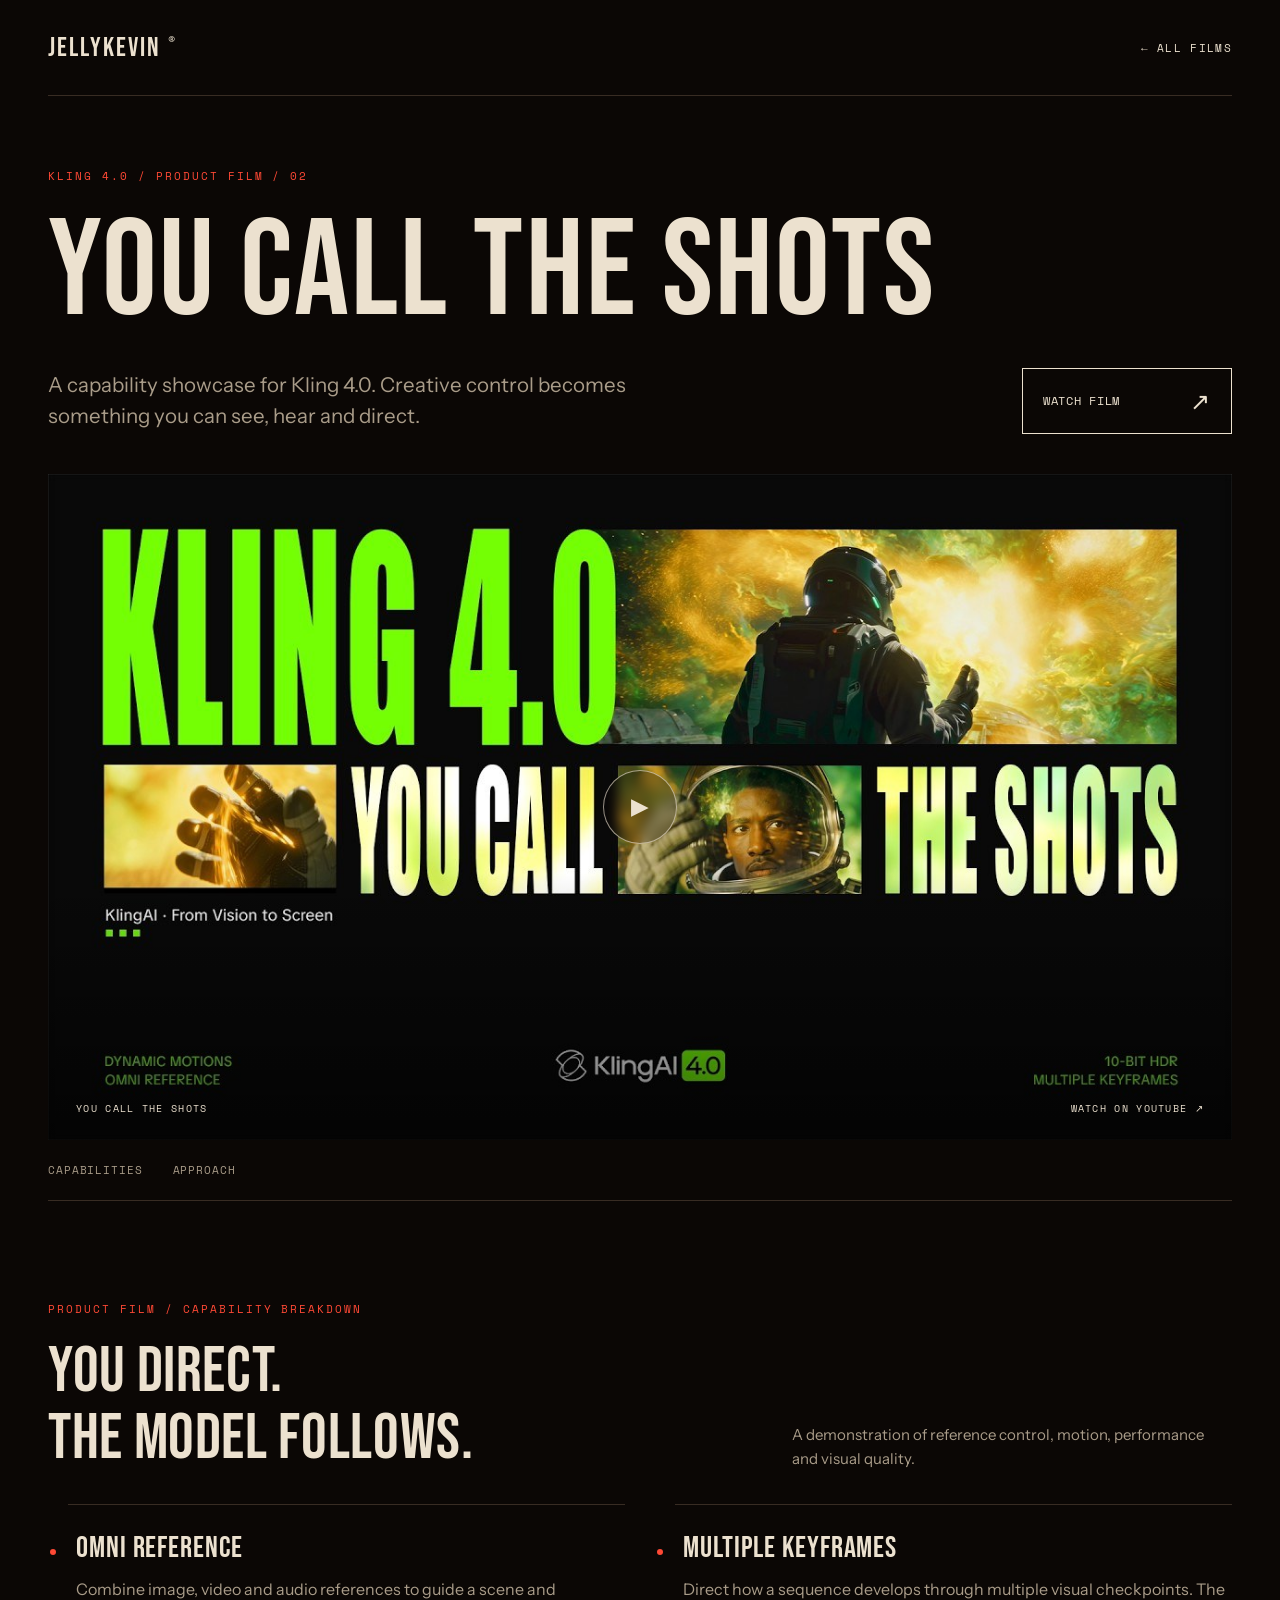
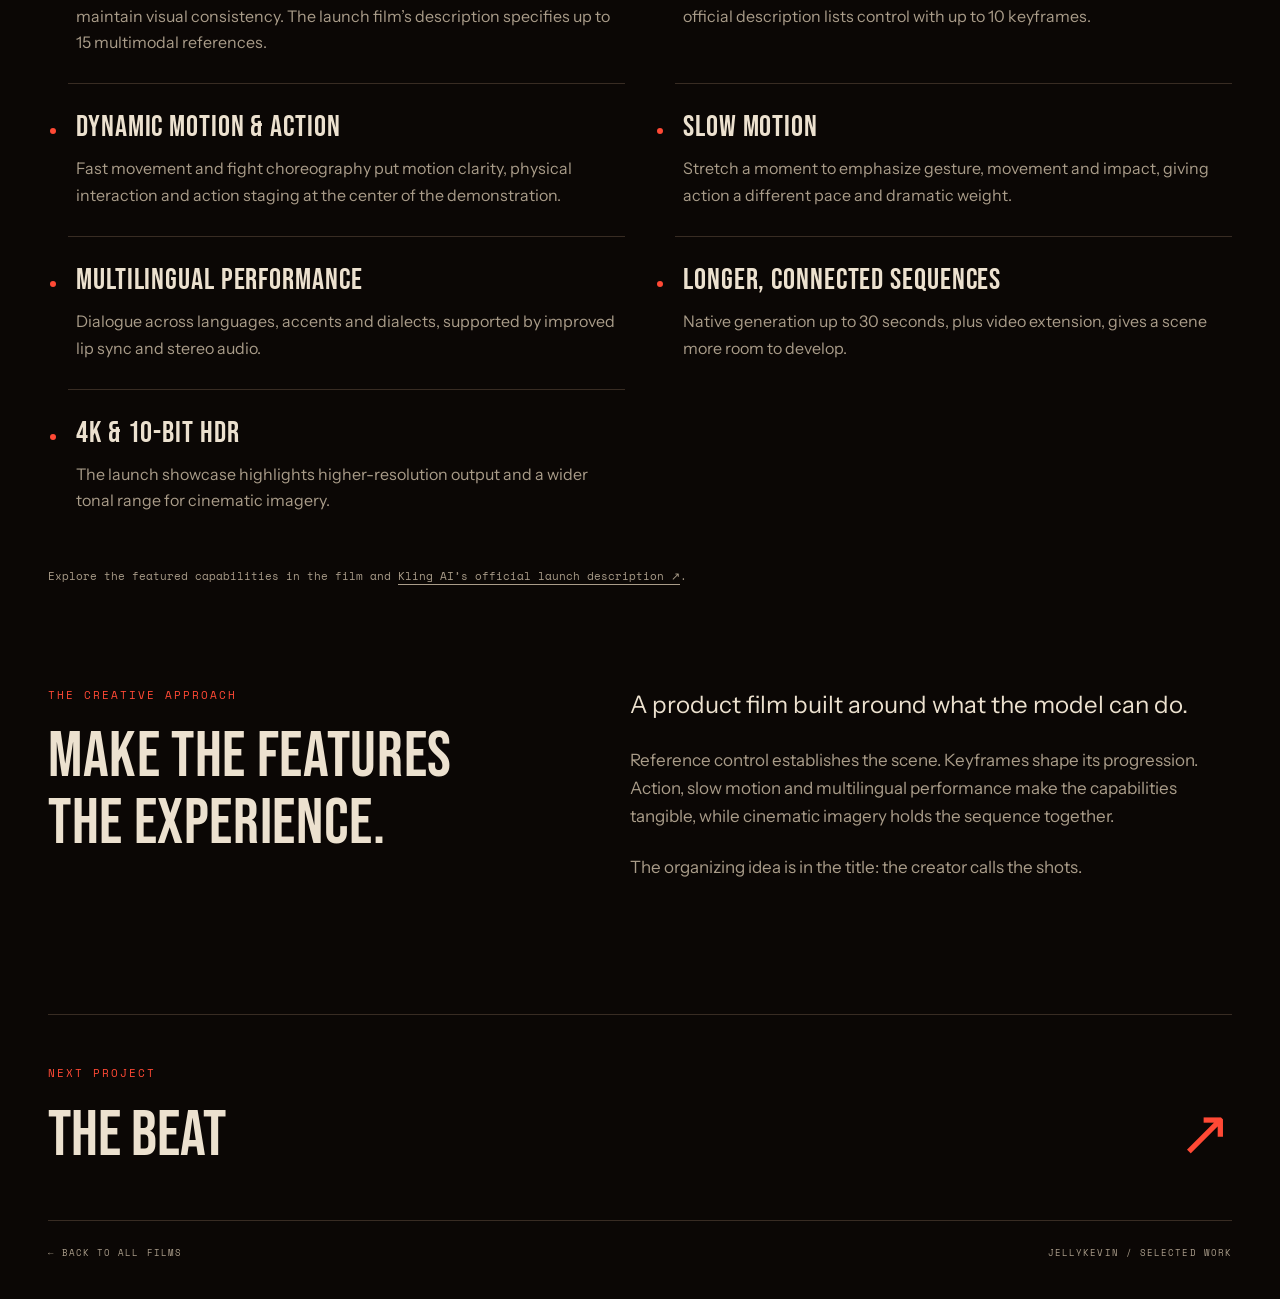
<file: you-call-the-shots.html>
<!doctype html>
<html lang="en"><head><meta charset="utf-8"><meta name="viewport" content="width=device-width,initial-scale=1"><title>You Call the Shots — JellyKevin</title><meta name="description" content="A capability showcase for Kling 4.0. Creative control becomes something you can see, hear and direct."><meta property="og:title" content="You Call the Shots — JellyKevin"><meta property="og:description" content="A capability showcase for Kling 4.0. Creative control becomes something you can see, hear and direct."><meta property="og:image" content="https://jellykevin.com/yt-nlM7kL3kv_Y.jpg"><meta property="og:type" content="article"><link rel="stylesheet" href="fonts.css"><link rel="stylesheet" href="projects.css"><script src="projects.js" defer></script></head>
<body><a class="skip" href="#main">Skip to content</a><header><a class="wordmark" href="index.html">JELLYKEVIN<span>®</span></a><a class="back" href="index.html#film">← ALL FILMS</a></header><main id="main"><div class="project-head"><p class="eyebrow">KLING 4.0 / PRODUCT FILM / 02</p><h1>You Call the Shots</h1><div class="intro"><p>A capability showcase for Kling 4.0. Creative control becomes something you can see, hear and direct.</p><a class="watch" href="https://www.youtube.com/watch?v=nlM7kL3kv_Y" target="_blank" rel="noopener">WATCH FILM <span>↗</span></a></div></div><a class="hero" href="https://www.youtube.com/watch?v=nlM7kL3kv_Y" target="_blank" rel="noopener" aria-label="Watch You Call the Shots on YouTube (opens in a new tab)"><img src="yt-nlM7kL3kv_Y.jpg" alt="You Call the Shots — official key visual" width="1280" height="720" fetchpriority="high"><span class="hero-play">▶</span><span class="hero-caption">YOU CALL THE SHOTS <span>WATCH ON YOUTUBE ↗</span></span></a><nav class="project-nav" aria-label="Project sections"><a href="#capabilities">Capabilities</a><a href="#approach">Approach</a></nav><section id="capabilities"><div class="section-heading"><div><p class="eyebrow">PRODUCT FILM / CAPABILITY BREAKDOWN</p><h2>You direct.<br>The model follows.</h2></div><p>A demonstration of reference control, motion, performance and visual quality.</p></div><ul class="capabilities"><li><h3>Omni Reference</h3><p>Combine image, video and audio references to guide a scene and maintain visual consistency. The launch film’s description specifies up to 15 multimodal references.</p></li><li><h3>Multiple Keyframes</h3><p>Direct how a sequence develops through multiple visual checkpoints. The official description lists control with up to 10 keyframes.</p></li><li><h3>Dynamic Motion & Action</h3><p>Fast movement and fight choreography put motion clarity, physical interaction and action staging at the center of the demonstration.</p></li><li><h3>Slow Motion</h3><p>Stretch a moment to emphasize gesture, movement and impact, giving action a different pace and dramatic weight.</p></li><li><h3>Multilingual Performance</h3><p>Dialogue across languages, accents and dialects, supported by improved lip sync and stereo audio.</p></li><li><h3>Longer, Connected Sequences</h3><p>Native generation up to 30 seconds, plus video extension, gives a scene more room to develop.</p></li><li><h3>4K & 10-bit HDR</h3><p>The launch showcase highlights higher-resolution output and a wider tonal range for cinematic imagery.</p></li></ul><p class="source-note">Explore the featured capabilities in the film and <a href="https://www.youtube.com/watch?v=nlM7kL3kv_Y" target="_blank" rel="noopener">Kling AI’s official launch description ↗</a>.</p></section><section id="approach" class="story"><div><p class="eyebrow">THE CREATIVE APPROACH</p><h2>Make the features<br>the experience.</h2></div><div class="prose"><p class="lead">A product film built around what the model can do.</p><p>Reference control establishes the scene. Keyframes shape its progression. Action, slow motion and multilingual performance make the capabilities tangible, while cinematic imagery holds the sequence together.</p><p>The organizing idea is in the title: the creator calls the shots.</p></div></section><a class="next-project" href="the-beat.html"><span class="eyebrow">NEXT PROJECT</span><span>The Beat <b>↗</b></span></a></main><footer><a href="index.html#film">← BACK TO ALL FILMS</a><span>JELLYKEVIN / SELECTED WORK</span></footer><dialog id="image-viewer" aria-label="Image preview"><div class="viewer-tools"><span id="image-count"></span><a id="original-image" target="_blank" rel="noopener">FULL SIZE ↗</a><button id="close-image" aria-label="Close image preview">CLOSE ×</button></div><div class="viewer-stage"><button id="previous-image" aria-label="Previous image">←</button><img id="viewer-image" alt=""><button id="next-image" aria-label="Next image">→</button></div><p id="viewer-caption"></p></dialog></body></html>
</file>
<file: fonts.css>
@font-face {
  font-family: 'Bebas Neue';
  font-style: normal;
  font-weight: 400;
  font-display: swap;
  src: url(bebas-neue-1.woff2) format('woff2');
  unicode-range: U+0000-00FF, U+0131, U+0152-0153, U+02BB-02BC, U+02C6, U+02DA, U+02DC, U+0304, U+0308, U+0329, U+2000-206F, U+20AC, U+2122, U+2191, U+2193, U+2212, U+2215, U+FEFF, U+FFFD;
}
@font-face {
  font-family: 'Instrument Sans';
  font-style: normal;
  font-weight: 400;
  font-stretch: 100%;
  font-display: swap;
  src: url(instrument-sans-2.woff2) format('woff2');
  unicode-range: U+0000-00FF, U+0131, U+0152-0153, U+02BB-02BC, U+02C6, U+02DA, U+02DC, U+0304, U+0308, U+0329, U+2000-206F, U+20AC, U+2122, U+2191, U+2193, U+2212, U+2215, U+FEFF, U+FFFD;
}
@font-face {
  font-family: 'Instrument Sans';
  font-style: normal;
  font-weight: 500;
  font-stretch: 100%;
  font-display: swap;
  src: url(instrument-sans-2.woff2) format('woff2');
  unicode-range: U+0000-00FF, U+0131, U+0152-0153, U+02BB-02BC, U+02C6, U+02DA, U+02DC, U+0304, U+0308, U+0329, U+2000-206F, U+20AC, U+2122, U+2191, U+2193, U+2212, U+2215, U+FEFF, U+FFFD;
}
@font-face {
  font-family: 'Instrument Sans';
  font-style: normal;
  font-weight: 600;
  font-stretch: 100%;
  font-display: swap;
  src: url(instrument-sans-2.woff2) format('woff2');
  unicode-range: U+0000-00FF, U+0131, U+0152-0153, U+02BB-02BC, U+02C6, U+02DA, U+02DC, U+0304, U+0308, U+0329, U+2000-206F, U+20AC, U+2122, U+2191, U+2193, U+2212, U+2215, U+FEFF, U+FFFD;
}
@font-face {
  font-family: 'Space Mono';
  font-style: italic;
  font-weight: 400;
  font-display: swap;
  src: url(space-mono-3.woff2) format('woff2');
  unicode-range: U+0000-00FF, U+0131, U+0152-0153, U+02BB-02BC, U+02C6, U+02DA, U+02DC, U+0304, U+0308, U+0329, U+2000-206F, U+20AC, U+2122, U+2191, U+2193, U+2212, U+2215, U+FEFF, U+FFFD;
}
@font-face {
  font-family: 'Space Mono';
  font-style: normal;
  font-weight: 400;
  font-display: swap;
  src: url(space-mono-4.woff2) format('woff2');
  unicode-range: U+0000-00FF, U+0131, U+0152-0153, U+02BB-02BC, U+02C6, U+02DA, U+02DC, U+0304, U+0308, U+0329, U+2000-206F, U+20AC, U+2122, U+2191, U+2193, U+2212, U+2215, U+FEFF, U+FFFD;
}
@font-face {
  font-family: 'Space Mono';
  font-style: normal;
  font-weight: 700;
  font-display: swap;
  src: url(space-mono-5.woff2) format('woff2');
  unicode-range: U+0000-00FF, U+0131, U+0152-0153, U+02BB-02BC, U+02C6, U+02DA, U+02DC, U+0304, U+0308, U+0329, U+2000-206F, U+20AC, U+2122, U+2191, U+2193, U+2212, U+2215, U+FEFF, U+FFFD;
}
</file>
<file: projects.css>
:root{--bg:#0b0705;--ink:#ece1cf;--muted:#a99c89;--line:#382c23;--red:#ff4935;--display:'Bebas Neue','Arial Narrow',Impact,sans-serif;--mono:'Space Mono','Courier New',monospace;--body:'Instrument Sans','Helvetica Neue',Arial,sans-serif}
*{box-sizing:border-box}html{scroll-behavior:smooth;scroll-padding-top:88px}body{margin:0;background:var(--bg);color:var(--ink);font:17px/1.65 var(--body);-webkit-font-smoothing:antialiased}a{color:inherit}button{font:inherit;color:inherit;cursor:pointer}a,button{-webkit-tap-highlight-color:transparent}a:focus-visible,button:focus-visible{outline:2px solid var(--red);outline-offset:5px}::selection{background:var(--red);color:var(--bg)}header,main,footer{width:min(1400px,calc(100% - 96px));margin:auto}header{height:96px;display:flex;align-items:center;justify-content:space-between;border-bottom:1px solid var(--line)}.wordmark{text-decoration:none;font:27px var(--display);letter-spacing:.08em}.wordmark span{font:12px var(--mono);vertical-align:top;margin-left:6px}.back,footer{font:11px var(--mono);letter-spacing:.12em}.back{text-decoration:none;padding:16px 0}.back:hover,footer a:hover{color:var(--red)}.skip{position:fixed;top:8px;left:8px;z-index:20;padding:12px;background:var(--ink);color:var(--bg);transform:translateY(-160%)}.skip:focus{transform:none}.project-head{padding:72px 0 40px}.eyebrow{margin:0 0 20px;color:var(--red);font:11px/1.6 var(--mono);letter-spacing:.18em;text-transform:uppercase}h1,h2,h3,p,figure{margin:0}h1{font:clamp(68px,10.7vw,156px)/.98 var(--display);text-transform:uppercase;letter-spacing:.015em;max-width:1100px}.intro{margin-top:28px;display:flex;align-items:center;justify-content:space-between;gap:40px}.intro>p{max-width:650px;color:var(--muted);font-size:clamp(17px,1.6vw,23px);line-height:1.5}.watch{display:flex;align-items:center;justify-content:space-between;gap:36px;min-width:210px;min-height:58px;padding:14px 20px;border:1px solid var(--ink);font:12px var(--mono);letter-spacing:.06em;text-decoration:none;transition:background .2s,color .2s}.watch:hover{background:var(--ink);color:var(--bg)}.watch span{font-size:24px}.hero{position:relative;display:block;overflow:hidden;background:#17120f}.hero img{display:block;width:100%;height:auto;max-height:730px;object-fit:cover}.hero:after{content:'';position:absolute;inset:60% 0 0;background:linear-gradient(transparent,#0009);pointer-events:none}.hero-play{position:absolute;left:50%;top:50%;transform:translate(-50%,-50%);border:1px solid #ece1cfa0;width:74px;height:74px;display:grid;place-items:center;border-radius:50%;background:#0b070540;backdrop-filter:blur(6px);font-size:23px;transition:background .2s}.hero:hover .hero-play{background:var(--red)}.hero-caption{position:absolute;z-index:1;bottom:24px;left:28px;right:28px;display:flex;justify-content:space-between;gap:12px;font:10px var(--mono);letter-spacing:.13em}.project-nav{display:flex;gap:30px;border-bottom:1px solid var(--line);padding:21px 0}.project-nav a{text-decoration:none;font:11px/1.7 var(--mono);text-transform:uppercase;letter-spacing:.08em;color:var(--muted)}.project-nav a:hover{color:var(--ink)}section{padding-top:100px}h2{font:clamp(40px,5vw,72px)/1.04 var(--display);letter-spacing:.01em}.story{display:grid;grid-template-columns:1fr 1.2fr;gap:80px}.prose p{margin-bottom:23px;color:var(--muted);max-width:660px}.prose .lead{font-size:24px;line-height:1.5;color:var(--ink)}.aside-note,.source-note{font:11px/1.9 var(--mono);color:var(--muted);margin-top:24px}.aside-note{max-width:240px}.source-note{max-width:760px}.source-note a{text-underline-offset:4px}blockquote{margin:80px 0 0;padding:56px 0 56px 7%;border-block:1px solid var(--line);font:clamp(40px,7vw,98px)/1.05 var(--display);color:var(--ink);letter-spacing:.01em}blockquote cite{display:block;margin-top:24px;font:10px var(--mono);font-style:normal;letter-spacing:.2em;color:var(--red)}.section-heading{display:flex;justify-content:space-between;align-items:end;gap:50px;margin-bottom:32px}.section-heading>p{max-width:440px;color:var(--muted);font-size:15px}.stills{display:grid;grid-template-columns:1fr 1fr;gap:32px 24px}.full{grid-column:1/-1}.zoom-image{display:block;position:relative;background:#16110f;overflow:hidden;cursor:zoom-in}.zoom-image img{display:block;width:100%;height:auto;transition:filter .2s}.zoom-image:hover img{filter:brightness(1.08)}.zoom-hint{position:absolute;bottom:12px;right:12px;padding:6px 10px;background:#0b0705c9;color:var(--ink);font:9px var(--mono);letter-spacing:.1em;opacity:0;transition:opacity .2s}.zoom-image:hover .zoom-hint,.zoom-image:focus-visible .zoom-hint{opacity:1}figcaption{margin-top:11px;color:var(--muted);font:10px/1.6 var(--mono);letter-spacing:.06em}.process figure{border:1px solid var(--line);padding:10px}.process figcaption{padding:0 6px 4px}.capabilities{display:grid;grid-template-columns:1fr 1fr;gap:0 50px;padding:0 0 0 20px;margin:32px 0 0}.capabilities li{padding:25px 0 28px 8px;border-top:1px solid var(--line)}.capabilities li::marker{color:var(--red);font-size:18px}.capabilities h3{font:30px/1.2 var(--display);letter-spacing:.03em;margin-bottom:10px}.capabilities p{color:var(--muted);font-size:16px;max-width:580px}.next-project{display:block;border-top:1px solid var(--line);padding:50px 0;margin-top:110px;text-decoration:none}.next-project>.eyebrow{display:block}.next-project>span:last-child{font:clamp(40px,5vw,68px)/1.05 var(--display);display:flex;justify-content:space-between;gap:30px}.next-project b{color:var(--red);font:inherit}.next-project:hover>span:last-child{color:var(--red)}footer{display:flex;justify-content:space-between;gap:20px;padding:25px 0 40px;border-top:1px solid var(--line);color:var(--muted);font-size:9px}footer a{text-decoration:none}dialog{border:1px solid var(--line);padding:18px;background:var(--bg);color:var(--ink);width:min(1600px,96vw);max-width:96vw;max-height:96dvh}dialog::backdrop{background:#000e}body:has(dialog[open]){overflow:hidden}.viewer-tools{display:flex;align-items:center;gap:25px;font:10px var(--mono);padding-bottom:16px}.viewer-tools span{margin-right:auto;color:var(--muted)}.viewer-tools button{border:0;background:none;font:inherit;min-height:36px}.viewer-tools a{text-decoration:none}.viewer-stage{display:grid;grid-template-columns:36px minmax(0,1fr) 36px;gap:10px;align-items:center}.viewer-stage>img{width:100%;height:auto;max-height:74dvh;object-fit:contain}.viewer-stage button{background:none;border:1px solid var(--line);min-height:48px}#viewer-caption{margin:16px 46px 0;font:11px/1.6 var(--mono);color:var(--muted)}
@media(max-width:760px){header,main,footer{width:calc(100% - 40px)}header{height:76px}.wordmark{font-size:24px}.back{font-size:10px}.project-head{padding-top:45px}h1{font-size:clamp(62px,14vw,100px)}.intro{display:block;margin-top:20px}.intro>p{font-size:18px}.watch{margin-top:24px;max-width:240px;min-height:52px}.hero-caption{left:14px;right:14px;bottom:14px;font-size:8px}.hero-caption>span{display:none}.hero-play{width:52px;height:52px;font-size:16px}.project-nav{gap:22px;flex-wrap:wrap}.project-nav a{font-size:10px}section{padding-top:65px}.story{grid-template-columns:1fr;gap:28px}.prose .lead{font-size:21px}.prose p{font-size:16px}.aside-note{max-width:none;margin-top:15px}.section-heading{display:block}.section-heading>p{margin-top:20px}.stills{gap:24px 14px}.stills figure{grid-column:1/-1}blockquote{margin-top:45px;padding:36px 0 36px 20px}.capabilities{grid-template-columns:1fr;padding-left:18px}.capabilities li{padding-block:22px}.next-project{margin-top:70px;padding-block:35px}footer{flex-direction:column;gap:14px}.viewer-tools{gap:12px;font-size:9px}.viewer-stage{grid-template-columns:26px minmax(0,1fr) 26px;gap:5px}dialog{padding:10px}#viewer-caption{margin-inline:31px;font-size:10px}.zoom-hint{opacity:1;font-size:8px}}
@media(prefers-reduced-motion:reduce){html{scroll-behavior:auto}*{transition:none!important}}
</file>
